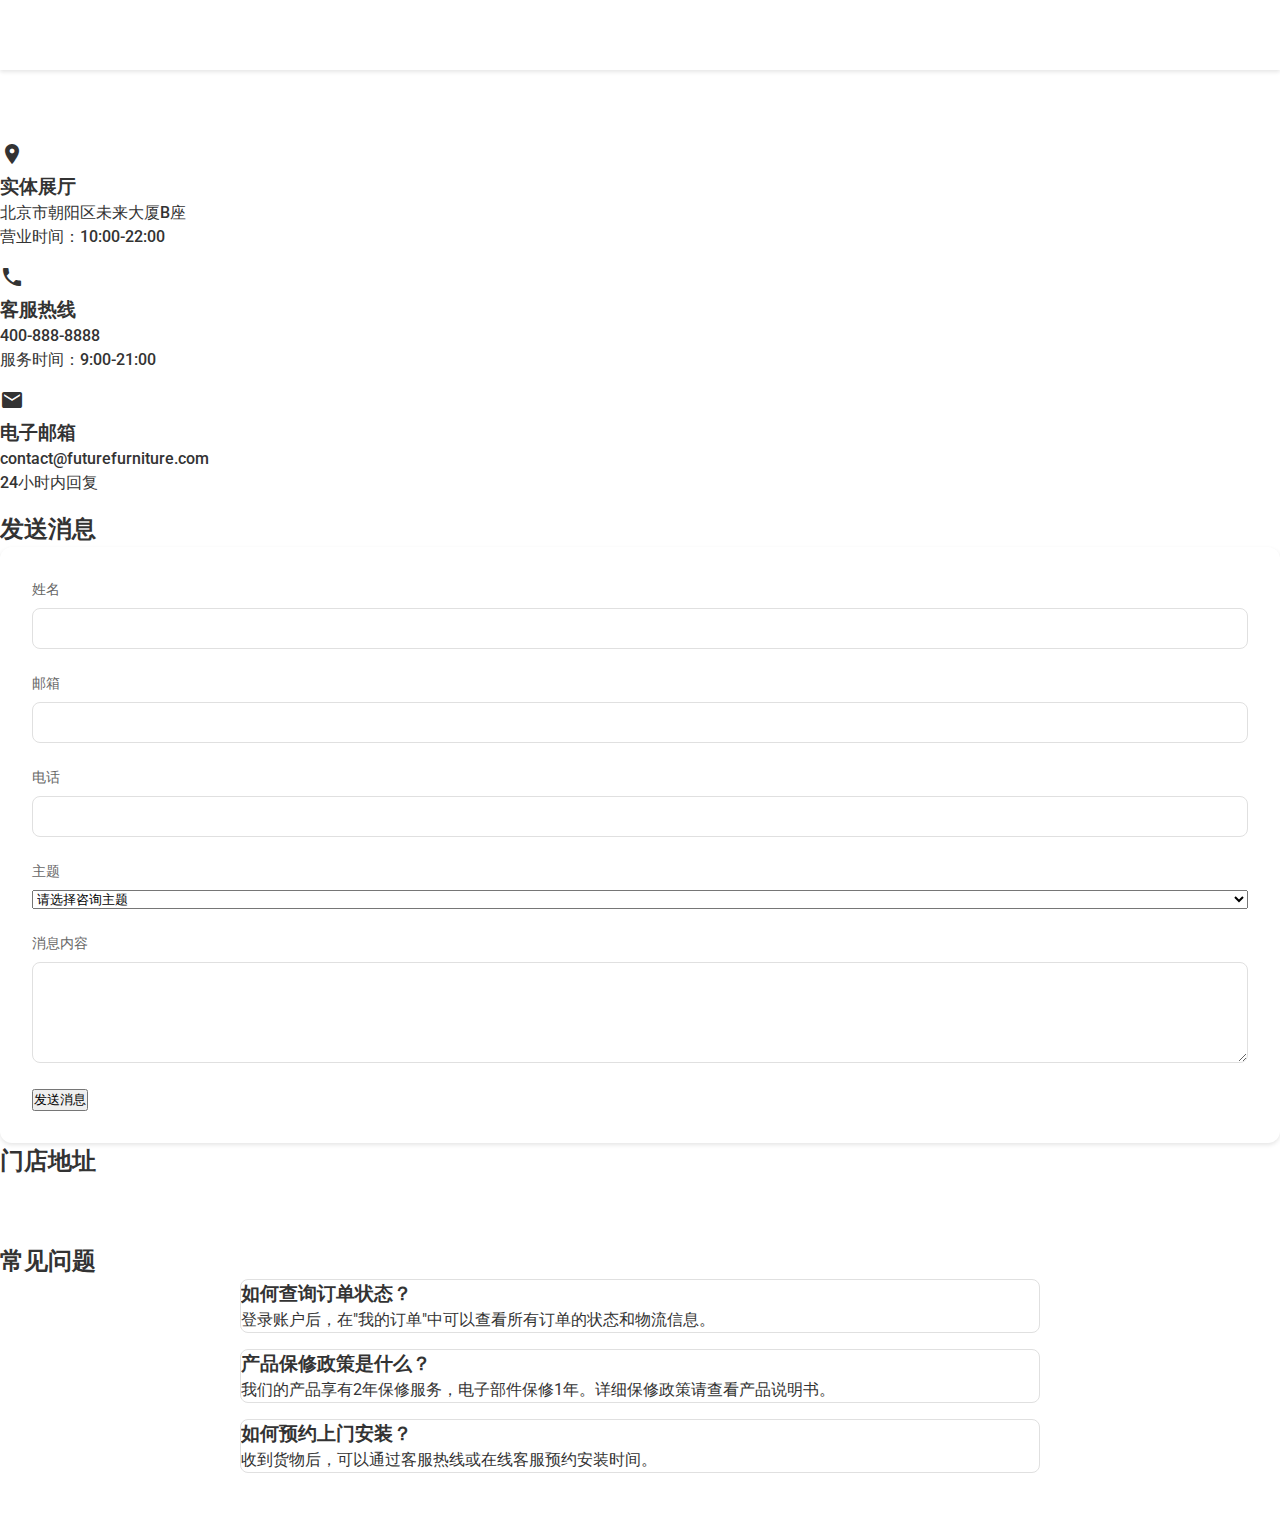
<file: contact.html>
<!DOCTYPE html>
<html lang="zh">
<head>
    <meta charset="UTF-8">
    <meta name="viewport" content="width=device-width, initial-scale=1.0">
    <title>联系我们 - Future Furniture</title>
    <link rel="stylesheet" href="styles.css">
    <link href="https://fonts.googleapis.com/css2?family=Roboto:wght@300;400;500;700&family=Montserrat:wght@400;500;600&display=swap" rel="stylesheet">
    <link href="https://fonts.googleapis.com/icon?family=Material+Icons" rel="stylesheet">
</head>
<body>
    <nav class="navbar">
        <!-- 与其他页面相同的导航栏内容 -->
    </nav>

    <header class="page-header contact-header">
        <h1>联系我们</h1>
        <p>随时为您提供专业支持</p>
    </header>

    <main class="contact-page">
        <section class="contact-info-section">
            <div class="contact-methods">
                <div class="contact-method">
                    <span class="material-icons">location_on</span>
                    <h3>实体展厅</h3>
                    <p>北京市朝阳区未来大厦B座</p>
                    <p>营业时间：10:00-22:00</p>
                </div>
                <div class="contact-method">
                    <span class="material-icons">phone</span>
                    <h3>客服热线</h3>
                    <p>400-888-8888</p>
                    <p>服务时间：9:00-21:00</p>
                </div>
                <div class="contact-method">
                    <span class="material-icons">email</span>
                    <h3>电子邮箱</h3>
                    <p>contact@futurefurniture.com</p>
                    <p>24小时内回复</p>
                </div>
            </div>
        </section>

        <section class="contact-form-section">
            <div class="contact-container">
                <div class="form-wrapper">
                    <h2>发送消息</h2>
                    <form id="contactForm" class="contact-form">
                        <div class="form-group">
                            <label for="name">姓名</label>
                            <input type="text" id="name" name="name" required>
                        </div>
                        <div class="form-group">
                            <label for="email">邮箱</label>
                            <input type="email" id="email" name="email" required>
                        </div>
                        <div class="form-group">
                            <label for="phone">电话</label>
                            <input type="tel" id="phone" name="phone">
                        </div>
                        <div class="form-group">
                            <label for="subject">主题</label>
                            <select id="subject" name="subject" required>
                                <option value="">请选择咨询主题</option>
                                <option value="product">产品咨询</option>
                                <option value="service">售后服务</option>
                                <option value="cooperation">商务合作</option>
                                <option value="other">其他</option>
                            </select>
                        </div>
                        <div class="form-group">
                            <label for="message">消息内容</label>
                            <textarea id="message" name="message" rows="5" required></textarea>
                        </div>
                        <button type="submit" class="submit-button">发送消息</button>
                    </form>
                </div>
                
                <div class="map-wrapper">
                    <h2>门店地址</h2>
                    <div id="map" class="contact-map">
                        <!-- 这里将嵌入地图，可以使用百度地图或高德地图API -->
                    </div>
                </div>
            </div>
        </section>

        <section class="faq-section">
            <h2>常见问题</h2>
            <div class="faq-grid">
                <div class="faq-item">
                    <h3>如何查询订单状态？</h3>
                    <p>登录账户后，在"我的订单"中可以查看所有订单的状态和物流信息。</p>
                </div>
                <div class="faq-item">
                    <h3>产品保修政策是什么？</h3>
                    <p>我们的产品享有2年保修服务，电子部件保修1年。详细保修政策请查看产品说明书。</p>
                </div>
                <div class="faq-item">
                    <h3>如何预约上门安装？</h3>
                    <p>收到货物后，可以通过客服热线或在线客服预约安装时间。</p>
                </div>
            </div>
        </section>
    </main>

    <footer>
        <!-- 与其他页面相同的页脚内容 -->
    </footer>

    <script src="main.js"></script>
    <!-- 添加地图API脚本 -->
    <script src="https://map.qq.com/api/js?v=2.exp&key=YOUR_KEY"></script>
</body>
</html>
</file>
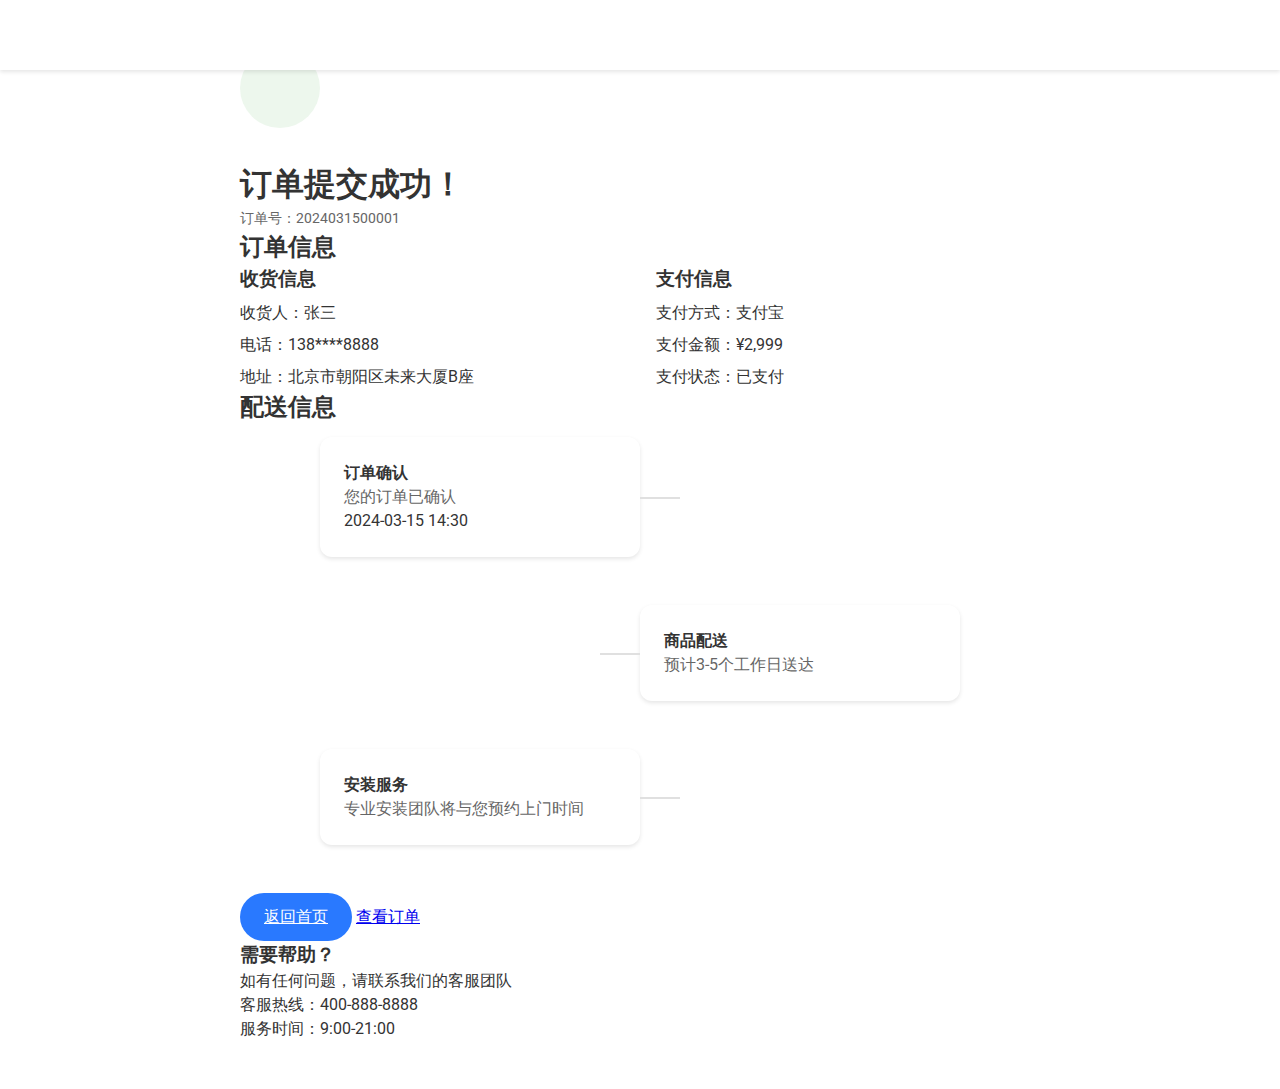
<file: order-success.html>
<!DOCTYPE html>
<html lang="zh">
<head>
    <meta charset="UTF-8">
    <meta name="viewport" content="width=device-width, initial-scale=1.0">
    <title>订单提交成功 - Future Furniture</title>
    <link rel="stylesheet" href="styles.css">
    <link href="https://fonts.googleapis.com/css2?family=Roboto:wght@300;400;500;700&family=Montserrat:wght@400;500;600&display=swap" rel="stylesheet">
    <link href="https://fonts.googleapis.com/icon?family=Material+Icons" rel="stylesheet">
</head>
<body>
    <nav class="navbar">
        <!-- 与其他页面相同的导航栏内容 -->
    </nav>

    <main class="success-page">
        <div class="success-container">
            <div class="success-animation">
                <span class="material-icons success-icon">check_circle</span>
            </div>
            <h1>订单提交成功！</h1>
            <p class="order-number">订单号：2024031500001</p>
            
            <div class="order-details">
                <h2>订单信息</h2>
                <div class="info-grid">
                    <div class="info-item">
                        <h3>收货信息</h3>
                        <p>收货人：张三</p>
                        <p>电话：138****8888</p>
                        <p>地址：北京市朝阳区未来大厦B座</p>
                    </div>
                    <div class="info-item">
                        <h3>支付信息</h3>
                        <p>支付方式：支付宝</p>
                        <p>支付金额：¥2,999</p>
                        <p>支付状态：已支付</p>
                    </div>
                </div>
            </div>

            <div class="delivery-info">
                <h2>配送信息</h2>
                <div class="delivery-timeline">
                    <div class="timeline-item active">
                        <span class="timeline-dot"></span>
                        <div class="timeline-content">
                            <h4>订单确认</h4>
                            <p>您的订单已确认</p>
                            <time>2024-03-15 14:30</time>
                        </div>
                    </div>
                    <div class="timeline-item">
                        <span class="timeline-dot"></span>
                        <div class="timeline-content">
                            <h4>商品配送</h4>
                            <p>预计3-5个工作日送达</p>
                        </div>
                    </div>
                    <div class="timeline-item">
                        <span class="timeline-dot"></span>
                        <div class="timeline-content">
                            <h4>安装服务</h4>
                            <p>专业安装团队将与您预约上门时间</p>
                        </div>
                    </div>
                </div>
            </div>

            <div class="action-buttons">
                <a href="index.html" class="continue-shopping">返回首页</a>
                <a href="orders.html" class="view-order">查看订单</a>
            </div>

            <div class="customer-service">
                <h3>需要帮助？</h3>
                <p>如有任何问题，请联系我们的客服团队</p>
                <p class="service-phone">客服热线：400-888-8888</p>
                <p class="service-hours">服务时间：9:00-21:00</p>
            </div>
        </div>
    </main>

    <footer>
        <!-- 与其他页面相同的页脚内容 -->
    </footer>

    <script src="main.js"></script>
</body>
</html>
</file>
<file: styles.css>
/* 基础变量 */
:root {
    /* 主题颜色 */
    --primary-color: #2979FF;
    --secondary-color: #1565C0;
    --accent-color: #FF8F00;
    --success-color: #4CAF50;
    --warning-color: #FFC107;
    --error-color: #f44336;
    
    /* 背景颜色 */
    --bg-primary: #FFFFFF;
    --bg-secondary: #F5F5F5;
    --bg-tertiary: #EEEEEE;
    
    /* 文本颜色 */
    --text-primary: #333333;
    --text-secondary: #666666;
    --text-tertiary: #999999;
    
    /* 边框颜色 */
    --border-color: #E0E0E0;
    
    /* 阴影 */
    --shadow-sm: 0 2px 4px rgba(0,0,0,0.1);
    --shadow-md: 0 4px 8px rgba(0,0,0,0.1);
    --shadow-lg: 0 8px 16px rgba(0,0,0,0.1);
}

/* 全局重置和基础样式 */
* {
    margin: 0;
    padding: 0;
    box-sizing: border-box;
}

body {
    font-family: 'Roboto', sans-serif;
    line-height: 1.5;
    color: var(--text-primary);
    background: var(--bg-primary);
}

.container {
    max-width: 1200px;
    margin: 0 auto;
    padding: 0 20px;
}

/* 导航栏基础样式 */
.navbar {
    position: fixed;
    top: 0;
    left: 0;
    right: 0;
    height: 70px;
    background: var(--bg-primary);
    box-shadow: var(--shadow-sm);
    z-index: 1000;
}

.nav-container {
    max-width: 1200px;
    height: 100%;
    margin: 0 auto;
    padding: 0 20px;
    display: flex;
    align-items: center;
    justify-content: space-between;
}

/* Logo样式 */
.logo {
    font-size: 1.5rem;
    font-weight: bold;
}

.logo a {
    color: var(--primary-color);
    text-decoration: none;
}

/* 导航链接样式 */
.nav-links {
    display: flex;
    align-items: center;
    gap: 2rem;
    list-style: none;
    margin: 0;
    padding: 0;
}

.nav-links a {
    color: var(--text-primary);
    text-decoration: none;
    font-weight: 500;
    transition: color 0.3s ease;
}

.nav-links a:hover {
    color: var(--primary-color);
}

.nav-links a.active {
    color: var(--primary-color);
}

/* 下拉菜单样式 */
.dropdown {
    position: relative;
}

.dropdown-toggle {
    display: flex;
    align-items: center;
    gap: 0.5rem;
}

.dropdown-menu {
    position: absolute;
    top: 100%;
    left: 0;
    min-width: 200px;
    background: var(--bg-primary);
    border-radius: 8px;
    box-shadow: var(--shadow-md);
    padding: 0.5rem 0;
    opacity: 0;
    visibility: hidden;
    transform: translateY(10px);
    transition: all 0.3s ease;
    z-index: 100;
}

.dropdown:hover .dropdown-menu {
    opacity: 1;
    visibility: visible;
    transform: translateY(0);
}

.dropdown-menu a {
    display: block;
    padding: 0.75rem 1.5rem;
    color: var(--text-primary);
    transition: background-color 0.3s ease;
}

.dropdown-menu a:hover {
    background-color: var(--bg-secondary);
}

/* 搜索框样式 */
.search-box {
    display: flex;
    align-items: center;
    background: var(--bg-secondary);
    border-radius: 20px;
    padding: 0.5rem;
}

.search-box input {
    border: none;
    background: none;
    outline: none;
    padding: 0.5rem;
    width: 200px;
}

.search-btn {
    background: none;
    border: none;
    cursor: pointer;
    color: var(--text-secondary);
    padding: 0.5rem;
}

/* 购物车图标样式 */
.cart-icon {
    position: relative;
}

.cart-count {
    position: absolute;
    top: -8px;
    right: -8px;
    background: var(--primary-color);
    color: white;
    font-size: 12px;
    padding: 2px 6px;
    border-radius: 10px;
    min-width: 20px;
    text-align: center;
}

/* 移动端菜单按钮 */
.mobile-menu-btn {
    display: none;
    background: none;
    border: none;
    cursor: pointer;
    padding: 0.5rem;
}

@media (max-width: 768px) {
    .nav-links {
        display: none; /* 隐藏桌面导航 */
    }

    .mobile-menu-btn {
        display: block; /* 显示移动端菜单按钮 */
    }
}

/* 轮播图样式 */
.hero-slider {
    position: relative;
    height: 600px;
    margin-top: 70px;
    overflow: hidden;
    background: var(--bg-secondary);
}

.slider-container {
    height: 100%;
    touch-action: pan-y pinch-zoom;
}

.slide {
    position: absolute;
    top: 0;
    left: 0;
    width: 100%;
    height: 100%;
    opacity: 0;
    visibility: hidden;
    transition: opacity 0.5s cubic-bezier(0.4, 0, 0.2, 1),
                visibility 0.5s cubic-bezier(0.4, 0, 0.2, 1);
    will-change: opacity, visibility;
    transform: translateZ(0);
}

.slide.active {
    opacity: 1;
    visibility: visible;
}

.slide img {
    width: 100%;
    height: 100%;
    object-fit: cover;
    user-select: none;
}

.slide-content {
    position: absolute;
    top: 50%;
    left: 10%;
    transform: translateY(-50%);
    color: white;
    text-shadow: 0 2px 4px rgba(0,0,0,0.3);
    max-width: 600px;
    z-index: 1;
}

.slide-title {
    font-size: 3rem;
    margin-bottom: 1rem;
    font-weight: 600;
    opacity: 0;
    transform: translateY(20px);
    transition: all 0.5s ease 0.3s;
}

.slide-description {
    font-size: 1.5rem;
    margin-bottom: 2rem;
    opacity: 0;
    transform: translateY(20px);
    transition: all 0.5s ease 0.4s;
}

.slide.active .slide-title,
.slide.active .slide-description {
    opacity: 1;
    transform: translateY(0);
}

.slider-btn {
    position: absolute;
    top: 50%;
    transform: translateY(-50%);
    width: 50px;
    height: 50px;
    border: none;
    border-radius: 50%;
    background: rgba(255,255,255,0.3);
    color: white;
    cursor: pointer;
    display: flex;
    align-items: center;
    justify-content: center;
    transition: all 0.3s ease;
    backdrop-filter: blur(4px);
    -webkit-backdrop-filter: blur(4px);
}

.slider-btn:hover {
    background: rgba(255,255,255,0.5);
    transform: translateY(-50%) scale(1.1);
}

.slider-btn:active {
    transform: translateY(-50%) scale(0.95);
}

.slider-btn.prev {
    left: 20px;
}

.slider-btn.next {
    right: 20px;
}

.slider-dots {
    position: absolute;
    bottom: 20px;
    left: 50%;
    transform: translateX(-50%);
    display: flex;
    gap: 10px;
    padding: 10px;
    background: rgba(0,0,0,0.3);
    border-radius: 20px;
    backdrop-filter: blur(4px);
    -webkit-backdrop-filter: blur(4px);
}

.dot {
    width: 12px;
    height: 12px;
    border: none;
    border-radius: 50%;
    background: rgba(255,255,255,0.5);
    cursor: pointer;
    transition: all 0.3s ease;
    padding: 0;
}

.dot.active {
    background: white;
    transform: scale(1.2);
}

/* 响应式调整 */
@media (max-width: 1024px) {
    .slide-content {
        left: 5%;
        max-width: 500px;
    }

    .slide-title {
        font-size: 2.5rem;
    }

    .slide-description {
        font-size: 1.25rem;
    }
}

@media (max-width: 768px) {
    .hero-slider {
        height: 400px;
    }

    .slide-content {
        left: 20px;
        right: 20px;
        text-align: center;
    }

    .slide-title {
        font-size: 2rem;
    }

    .slide-description {
        font-size: 1rem;
    }

    .slider-btn {
        width: 40px;
        height: 40px;
    }

    .nav-links {
        display: none; /* 隐藏桌面导航 */
    }

    .mobile-menu-btn {
        display: block; /* 显示移动端菜单按钮 */
    }
}

@media (hover: none) {
    .slider-btn {
        display: none; /* 在触摸设备上隐藏按钮 */
    }
}

/* 继续添加其他部分的样式... */

/* 产品分类区样式 */
.categories {
    padding: 4rem 0;
    background: var(--bg-secondary);
}

.section-title {
    text-align: center;
    font-size: 2rem;
    margin-bottom: 2rem;
    color: var(--text-primary);
}

.category-grid {
    display: grid;
    grid-template-columns: repeat(auto-fit, minmax(280px, 1fr));
    gap: 2rem;
    padding: 1rem;
}

/* 品 */
.category-card {
    position: relative;
    height: 300px;
    border-radius: 12px;
    overflow: hidden;
    box-shadow: var(--shadow-md);
    transition: all 0.3s ease;
    text-decoration: none;
    display: block;
}

.category-image {
    width: 100%;
    height: 100%;
    overflow: hidden;
}

.category-image img {
    width: 100%;
    height: 100%;
    object-fit: cover;
    transition: transform 0.5s ease;
}

.category-content {
    position: absolute;
    bottom: 0;
    left: 0;
    right: 0;
    padding: 2rem;
    background: linear-gradient(
        transparent,
        rgba(0, 0, 0, 0.3) 20%,
        rgba(0, 0, 0, 0.8)
    );
    color: white;
}

.content-inner {
    transform: translateY(20px);
    transition: transform 0.3s ease;
}

.category-title {
    font-size: 1.5rem;
    font-weight: 600;
    margin-bottom: 0.75rem;
}

.category-desc {
    font-size: 1rem;
    opacity: 0.9;
    margin-bottom: 1rem;
}

.category-link {
    display: flex;
    align-items: center;
    gap: 0.5rem;
    font-size: 0.875rem;
    opacity: 0;
    transform: translateX(-10px);
    transition: all 0.3s ease;
}

/* 悬停效果 */
.category-card:hover {
    transform: translateY(-5px);
}

.category-card:hover .category-image img {
    transform: scale(1.1);
}

.category-card:hover .content-inner {
    transform: translateY(0);
}

.category-card:hover .category-link {
    opacity: 1;
    transform: translateX(0);
}

/* 响应式调整 */
@media (max-width: 768px) {
    .category-grid {
        grid-template-columns: repeat(auto-fit, minmax(250px, 1fr));
        gap: 1rem;
    }

    .category-card {
        height: 250px;
    }
}

/* 精选商品区样式 */
.featured-products {
    padding: 4rem 0;
}

.section-header {
    display: flex;
    justify-content: space-between;
    align-items: center;
    margin-bottom: 2rem;
}

.section-controls {
    display: flex;
    align-items: center;
    gap: 2rem;
}

/* 分类标签 */
.category-tabs {
    display: flex;
    gap: 1rem;
}

.tab {
    padding: 0.5rem 1.5rem;
    border: none;
    background: var(--bg-secondary);
    border-radius: 20px;
    color: var(--text-secondary);
    cursor: pointer;
    transition: all 0.3s ease;
}

.tab:hover {
    background: var(--bg-tertiary);
}

.tab.active {
    background: var(--primary-color);
    color: white;
}

/* 滑动控制钮 */
.slider-controls {
    display: flex;
    gap: 0.5rem;
}

.prev-btn,
.next-btn {
    width: 40px;
    height: 40px;
    border: 1px solid var(--border-color);
    border-radius: 50%;
    background: white;
    color: var(--text-primary);
    cursor: pointer;
    display: flex;
    align-items: center;
    justify-content: center;
    transition: all 0.3s ease;
}

.prev-btn:hover,
.next-btn:hover {
    background: var(--primary-color);
    border-color: var(--primary-color);
    color: white;
}

/* 产品卡片 */
.product-card {
    background: white;
    border-radius: 12px;
    overflow: hidden;
    box-shadow: var(--shadow-sm);
    transition: transform 0.3s ease;
}

/* 产品卡片样式 */
.product-image {
    position: relative;
    aspect-ratio: 1;
    overflow: hidden;
}

/* 标签样式 */
.product-badges {
    position: absolute;
    top: 0.75rem;
    left: 0.75rem;
    display: flex;
    align-items: center;  /* 垂直居中对齐 */
    gap: 0.25rem;
    z-index: 1;
}

.badge {
    display: flex;
    align-items: center;  /* 确保文字在标签内垂直居中 */
    justify-content: center;  /* 确保文字在标签内水平居中 */
}

.badge.new {
    padding: 0.6rem 0.8rem;  /* 稍大的内边距 */
    border-radius: 2px;
    font-size: 0.8rem;  /* 稍大的字体 */
    background: var(--primary-color);
    color: white;
}

.badge.discount {
    padding: 0.3rem 0.6rem;  /* 较小的内边距 */
    border-radius: 2px;
    font-size: 1.7rem;  /* 较小的字体 */
    background: var(--accent-color);
    color: white;
}

.product-image img {
    width: 100%;
    height: 100%;
    object-fit: cover;
    transition: transform 0.3s ease;
}

.product-actions {
    position: absolute;
    right: 1rem;
    top: 1rem;
    display: flex;
    flex-direction: column;
    gap: 0.5rem;
    opacity: 0;
    transform: translateX(10px);
    transition: all 0.3s ease;
}

.action-btn {
    width: 36px;
    height: 36px;
    border-radius: 50%;
    background: white;
    border: none;
    cursor: pointer;
    display: flex;
    align-items: center;
    justify-content: center;
    color: var(--text-primary);
    box-shadow: var(--shadow-sm);
    transition: all 0.3s ease;
}

.action-btn:hover {
    background: var(--primary-color);
    color: white;
}

.product-info {
    padding: 1rem;
    text-align: center;
}

.product-name {
    font-size: 1.125rem;
    margin-bottom: 0.5rem;
    color: var(--text-primary);
}

.product-rating {
    display: flex;
    align-items: center;
    justify-content: center;
    gap: 0.25rem;
    margin-bottom: 0.5rem;
}

.stars {
    display: flex;
    color: #FFB800;
}

.stars .material-icons {
    font-size: 24px;
    vertical-align: middle;
}

.rating-count {
    color: var(--text-secondary);
    font-size: 0.875rem;
}

.product-description {
    color: var(--text-secondary);
    font-size: 0.875rem;
    margin-bottom: 0.5rem;
}

.product-price {
    display: inline-flex; /* 使用 inline-flex 以便居中 */
    align-items: center;
    gap: 0.5rem;
    justify-content: center; /* 居中对齐 */
    width: 100%; /* 确保在父容器中居中 */
}

.current-price {
    font-size: 1.25rem;
    font-weight: 500;
    color: var(--primary-color);
}

.original-price {
    color: var(--text-tertiary);
    text-decoration: line-through;
    font-size: 0.875rem;
}

/* 响应式调整 */
@media (max-width: 768px) {
    .section-header {
        flex-direction: column;
        gap: 1rem;
    }

    .section-controls {
        width: 100%;
        flex-direction: column;
        gap: 1rem;
    }

    .category-tabs {
        width: 100%;
        overflow-x: auto;
        padding-bottom: 0.5rem;
    }

    .tab {
        white-space: nowrap;
    }
}

/* 品牌优势区样式 */
.features {
    padding: 4rem 0;
    background: white;
}

.features-grid {
    display: grid;
    grid-template-columns: repeat(4, 1fr);
    gap: 2rem;
}

.feature-card {
    display: flex;
    align-items: center;
    gap: 1.5rem;
    padding: 2rem;
    background: var(--bg-secondary);
    border-radius: 12px;
    transition: transform 0.3s ease;
}

.feature-card:hover {
    transform: translateY(-5px);
}

.feature-icon {
    width: 48px;
    height: 48px;
    border-radius: 50%;
    background: white;
    display: flex;
    align-items: center;
    justify-content: center;
    box-shadow: var(--shadow-sm);
}

.feature-icon .material-icons {
    font-size: 24px;
    vertical-align: middle;
}

.feature-content h3 {
    font-size: 1.125rem;
    margin-bottom: 0.5rem;
    color: var(--text-primary);
}

.feature-content p {
    color: var(--text-secondary);
    font-size: 0.875rem;
}

/* 订阅区样式 */
.newsletter {
    padding: 4rem 0;
    background: var(--bg-secondary);
}

.newsletter-content {
    max-width: 500px;
    margin: 0 auto;
    text-align: center;
}

.newsletter-title {
    font-size: 1.75rem;
    margin-bottom: 0.75rem;
    color: var(--text-primary);
}

.newsletter-desc {
    font-size: 1rem;
    color: var(--text-secondary);
    margin-bottom: 2rem;
}

.newsletter-form {
    display: flex;
    flex-direction: column;
    align-items: center;
    gap: 1rem;
}

.input-wrapper {
    width: 100%;
    display: flex;
    justify-content: center;
}

.input-group {
    width: 100%;
    max-width: 400px;
    display: flex;
    justify-content: center;
    gap: 0.5rem;
}

.input-group input {
    width: 280px;  /* 度 */
    height: 40px;
    padding: 0 1rem;
    border: 1px solid var(--border-color);
    border-radius: 4px;
    font-size: 0.875rem;
    text-align: center;  /* 输入文字居中 */
}

.input-group button {
    height: 40px;
    padding: 0 1.5rem;
    background: var(--primary-color);
    color: white;
    border: none;
    border-radius: 4px;
    cursor: pointer;
    display: flex;
    align-items: center;
    gap: 0.25rem;
    font-size: 0.875rem;
}

.input-group button .material-icons {
    font-size: 1rem;
}

.form-note {
    color: var(--text-secondary);
    font-size: 0.875rem;
}

.form-note label {
    display: flex;
    align-items: center;
    justify-content: center;
    gap: 0.5rem;
    cursor: pointer;
}

.form-note input[type="checkbox"] {
    width: 14px;
    height: 14px;
}

/* 页脚样式 */
.main-footer {
    padding: 4rem 0;
    background: var(--bg-primary);
    color: var(--text-primary);
}

.footer-content {
    display: grid;
    grid-template-columns: 2fr 1fr 1fr 1.5fr;
    gap: 3rem;
    margin-bottom: 3rem;
}

.footer-section:first-child {
    max-width: 360px;  /* 限制宽度 */
}

.footer-logo {
    margin-bottom: 1rem;
}

.company-desc {
    font-size: 0.875rem;
    line-height: 1.6;
    color: var(--text-secondary);
    margin-bottom: 1.5rem;
}

.social-links {
    display: flex;
    gap: 1rem;
}

.social-link {
    width: 36px;
    height: 36px;
    border-radius: 50%;
    background: var(--bg-secondary);
    display: flex;
    align-items: center;
    justify-content: center;
    color: var(--text-primary);
    text-decoration: none;
}

.social-link .material-icons {
    font-size: 20px;  /* 统一图标大小 */
}

.footer-links {
    list-style: none;
}

.footer-links li {
    margin-bottom: 0.75rem;
}

.footer-links a {
    color: var(--text-secondary);
    text-decoration: none;
    transition: color 0.3s ease;
}

.footer-links a:hover {
    color: var(--primary-color);
}

.contact-info {
    list-style: none;
    padding: 0;
}

.contact-info li {
    display: flex;
    align-items: center;
    gap: 0.75rem;
    margin-bottom: 1rem;
    color: var(--text-secondary);
    font-size: 0.875rem;
}

.contact-info .material-icons {
    font-size: 20px;
    color: var(--primary-color);
}

.footer-bottom {
    padding: 2rem 0;
    border-top: 1px solid var(--border-color);
    display: flex;
    justify-content: space-between;
    align-items: center;
}

.payment-methods, .certifications {
    display: flex;
    gap: 1rem;
    align-items: center;
}

.payment-methods img, .certifications img {
    height: 30px;
}

.copyright {
    padding-top: 2rem;
    border-top: 1px solid var(--border-color);
    display: flex;
    justify-content: space-between;
    align-items: center;
    height: 24px;  /* 确保高度一致 */
}

.legal-links {
    display: flex;
    gap: 2rem;
}

.legal-links a {
    color: var(--text-secondary);
    text-decoration: none;
}

/* 响应式调整 */
@media (max-width: 768px) {
    .footer-content {
        grid-template-columns: 1fr;
        gap: 2rem;
    }

    .footer-bottom {
        flex-direction: column;
        gap: 1rem;
    }

    .newsletter .input-group {
        flex-direction: column;
    }
}

/* 产品详情页样式 */
.product-detail-page {
    padding-top: 70px; /* 导航栏高度 */
}

.product-container {
    display: grid;
    grid-template-columns: 1fr 1fr;
    gap: 3rem;
    padding: 3rem 0;
}

/* 产品图片展示区 */
.product-gallery {
    position: sticky;
    top: 90px;
}

.main-image {
    position: relative;
    border-radius: 12px;
    overflow: hidden;
    margin-bottom: 1rem;
}

.main-image img {
    width: 100%;
    height: auto;
    aspect-ratio: 1;
    object-fit: cover;
}

.zoom-btn {
    position: absolute;
    top: 1rem;
    right: 1rem;
    width: 40px;
    height: 40px;
    border-radius: 50%;
    background: rgba(255, 255, 255, 0.9);
    border: none;
    cursor: pointer;
    display: flex;
    align-items: center;
    justify-content: center;
    transition: all 0.3s ease;
}

.thumbnail-list {
    display: flex;
    gap: 1rem;
    margin-top: 1rem;
}

.thumb-btn {
    width: 80px;
    height: 80px;
    border: 2px solid transparent;
    border-radius: 8px;
    padding: 0;
    cursor: pointer;
    overflow: hidden;
    transition: all 0.3s ease;
}

.thumb-btn img {
    width: 100%;
    height: 100%;
    object-fit: cover;
}

.thumb-btn.active {
    border-color: var(--primary-color);
}

/* 产品信息区 */
.product-info {
    padding: 1rem 0;
}

.product-header {
    display: flex;
    justify-content: space-between;
    align-items: flex-start;
    margin-bottom: 1.5rem;
}

.product-header h1 {
    font-size: 2rem;
    color: var(--text-primary);
}

.share-btn {
    background: none;
    border: none;
    color: var(--text-secondary);
    cursor: pointer;
    padding: 0.5rem;
}

.product-meta {
    display: flex;
    align-items: center;
    gap: 2rem;
    margin-bottom: 2rem;
}

.product-price {
    margin: 2rem 0;
}

.price-info {
    display: flex;
    align-items: center;
    gap: 1rem;
    margin-bottom: 1rem;
}

.current-price {
    font-size: 2rem;
    font-weight: 600;
    color: var(--primary-color);
}

.original-price {
    font-size: 1.25rem;
    color: var(--text-tertiary);
    text-decoration: line-through;
}

.discount-tag {
    padding: 0.25rem 0.75rem;
    background: var(--accent-color);
    color: white;
    border-radius: 12px;
    font-size: 0.875rem;
}

.promotion-tags {
    display: flex;
    gap: 0.5rem;
}

.promotion-tags .tag {
    padding: 0.25rem 0.75rem;
    background: rgba(41, 121, 255, 0.1);
    color: var(--primary-color);
    border-radius: 12px;
    font-size: 0.875rem;
}

/* 产品选项 */
.product-options {
    margin: 2rem 0;
}

.option-group {
    margin-bottom: 1.5rem;
}

.option-group h3 {
    margin-bottom: 1rem;
    color: var(--text-primary);
}

.color-options {
    display: flex;
    gap: 1rem;
}

.color-option {
    display: flex;
    align-items: center;
    gap: 0.5rem;
    cursor: pointer;
}

.color-option input[type="radio"] {
    display: none;
}

.color-dot {
    width: 24px;
    height: 24px;
    border-radius: 50%;
    border: 2px solid var(--border-color);
    transition: all 0.3s ease;
}

.color-option input[type="radio"]:checked + .color-dot {
    border-color: var(--primary-color);
    transform: scale(1.1);
}

.quantity-selector {
    display: flex;
    align-items: center;
    gap: 1rem;
}

.quantity-controls {
    display: flex;
    align-items: center;
    border: 1px solid var(--border-color);
    border-radius: 25px;
    overflow: hidden;
}

.quantity-controls button {
    width: 40px;
    height: 40px;
    border: none;
    background: none;
    cursor: pointer;
    color: var(--text-primary);
}

.quantity-controls input {
    width: 60px;
    text-align: center;
    border: none;
    font-size: 1rem;
}

.stock-info {
    color: var(--text-secondary);
    font-size: 0.875rem;
}

/* 产品操作按钮 */
.product-actions {
    display: flex;
    gap: 1rem;
    margin: 2rem 0;
}

.add-to-cart, .buy-now {
    flex: 1;
    padding: 1rem;
    border: none;
    border-radius: 25px;
    font-size: 1rem;
    cursor: pointer;
    display: flex;
    align-items: center;
    justify-content: center;
    gap: 0.5rem;
    transition: all 0.3s ease;
}

.add-to-cart {
    background: var(--bg-secondary);
    color: var(--text-primary);
}

.buy-now {
    background: var(--primary-color);
    color: white;
}

.add-to-favorite {
    width: 50px;
    height: 50px;
    border-radius: 50%;
    border: 1px solid var(--border-color);
    background: none;
    cursor: pointer;
    display: flex;
    align-items: center;
    justify-content: center;
    transition: all 0.3s ease;
}

/* 继续添加其他样式... */

/* 产品详情标签样式 */
.product-tabs {
    margin: 3rem 0;
    background: var(--bg-secondary);
    border-radius: 12px;
}

.tab-buttons {
    display: flex;
    border-bottom: 1px solid var(--border-color);
    background: white;
    border-radius: 12px 12px 0 0;
    position: sticky;
    top: 70px;
    z-index: 100;
}

.tab-btn {
    padding: 1.5rem 2rem;
    border: none;
    background: none;
    font-size: 1rem;
    color: var(--text-secondary);
    cursor: pointer;
    position: relative;
    transition: color 0.3s ease;
}

.tab-btn::after {
    content: '';
    position: absolute;
    bottom: 0;
    left: 0;
    width: 100%;
    height: 3px;
    background: var(--primary-color);
    transform: scaleX(0);
    transition: transform 0.3s ease;
}

.tab-btn.active {
    color: var(--primary-color);
    font-weight: 500;
}

.tab-btn.active::after {
    transform: scaleX(1);
}

.tab-content {
    padding: 2rem;
}

.tab-pane {
    display: none;
}

.tab-pane.active {
    display: block;
}

/* 商品详情标签页 */
.product-details {
    max-width: 1000px;
    margin: 0 auto;
}

.feature-highlights {
    margin-bottom: 3rem;
}

.feature-grid {
    display: grid;
    grid-template-columns: repeat(auto-fit, minmax(300px, 1fr));
    gap: 2rem;
    margin-top: 2rem;
}

.feature-item {
    text-align: center;
    padding: 2rem;
    background: white;
    border-radius: 12px;
    box-shadow: var(--shadow-sm);
}

.feature-item img {
    width: 100%;
    height: 200px;
    object-fit: cover;
    border-radius: 8px;
    margin-bottom: 1.5rem;
}

.feature-item h4 {
    margin-bottom: 1rem;
    color: var(--text-primary);
}

.description-content {
    margin-top: 2rem;
}

.description-content img {
    width: 100%;
    margin-bottom: 2rem;
    border-radius: 12px;
}

/* 规格参数标页 */
.specifications {
    max-width: 800px;
    margin: 0 auto;
}

.specs-table {
    width: 100%;
    border-collapse: collapse;
}

.specs-table tr {
    border-bottom: 1px solid var(--border-color);
}

.specs-table th,
.specs-table td {
    padding: 1.5rem;
    text-align: left;
}

.specs-table th {
    width: 30%;
    color: var(--text-secondary);
    font-weight: normal;
    background: var(--bg-secondary);
}

/* 用户评价签页 */
.reviews-container {
    max-width: 1000px;
    margin: 0 auto;
}

.reviews-stats {
    display: grid;
    grid-template-columns: auto 1fr;
    gap: 3rem;
    margin-bottom: 3rem;
    padding: 2rem;
    background: white;
    border-radius: 12px;
    box-shadow: var(--shadow-sm);
}

.average-rating {
    text-align: center;
    padding-right: 3rem;
    border-right: 1px solid var(--border-color);
}

.rating-number {
    font-size: 3rem;
    font-weight: 600;
    color: var(--primary-color);
    margin-bottom: 0.5rem;
}

.rating-distribution {
    flex: 1;
}

.rating-bar {
    display: flex;
    align-items: center;
    gap: 1rem;
    margin-bottom: 0.5rem;
}

.rating-progress {
    flex: 1;
    height: 8px;
    background: var(--bg-secondary);
    border-radius: 4px;
    overflow: hidden;
}

.progress-bar {
    height: 100%;
    background: var(--primary-color);
    transition: width 0.3s ease;
}

/* 售后服务标签页 */
.service-content {
    display: grid;
    grid-template-columns: repeat(auto-fit, minmax(250px, 1fr));
    gap: 2rem;
    padding: 2rem;
}

.service-item {
    padding: 2rem;
    background: white;
    border-radius: 12px;
    box-shadow: var(--shadow-sm);
}

.service-item h3 {
    margin-bottom: 1rem;
    color: var(--text-primary);
}

.service-item ul {
    list-style: none;
}

.service-item li {
    margin-bottom: 0.75rem;
    color: var(--text-secondary);
    display: flex;
    align-items: center;
    gap: 0.5rem;
}

.service-item li::before {
    content: '•';
    color: var(--primary-color);
}

/* 响应式调整 */
@media (max-width: 768px) {
    .product-container {
        grid-template-columns: 1fr;
        gap: 2rem;
    }

    .product-gallery {
        position: static;
    }

    .tab-buttons {
        overflow-x: auto;
        white-space: nowrap;
    }

    .tab-btn {
        padding: 1rem 1.5rem;
    }

    .reviews-stats {
        grid-template-columns: 1fr;
        gap: 2rem;
    }

    .average-rating {
        padding-right: 0;
        border-right: none;
        border-bottom: 1px solid var(--border-color);
        padding-bottom: 2rem;
    }
}

/* 用户中心页面样式 */
.user-center {
    padding-top: 70px;
    background: var(--bg-secondary);
    min-height: 100vh;
}

.user-container {
    display: grid;
    grid-template-columns: 280px 1fr;
    gap: 2rem;
    padding: 2rem 0;
}

/* 侧边栏样式 */
.user-sidebar {
    position: sticky;
    top: 90px;
    height: fit-content;
}

.user-profile {
    background: white;
    padding: 2rem;
    border-radius: 12px;
    text-align: center;
    margin-bottom: 1rem;
    box-shadow: var(--shadow-sm);
}

.avatar-wrapper {
    position: relative;
    width: 120px;
    height: 120px;
    margin: 0 auto 1.5rem;
}

.user-avatar {
    width: 100%;
    height: 100%;
    border-radius: 50%;
    object-fit: cover;
}

.edit-avatar {
    position: absolute;
    bottom: 0;
    right: 0;
    width: 36px;
    height: 36px;
    border-radius: 50%;
    background: var(--primary-color);
    border: none;
    color: white;
    cursor: pointer;
    display: flex;
    align-items: center;
    justify-content: center;
    transition: transform 0.3s ease;
}

.edit-avatar:hover {
    transform: scale(1.1);
}

.user-name {
    font-size: 1.25rem;
    margin-bottom: 0.5rem;
    color: var(--text-primary);
}

.user-level {
    display: flex;
    align-items: center;
    justify-content: center;
    gap: 1rem;
}

.level-badge {
    padding: 0.25rem 0.75rem;
    background: linear-gradient(45deg, #FFD700, #FFA500);
    color: white;
    border-radius: 12px;
    font-size: 0.875rem;
}

.points {
    color: var(--text-secondary);
    font-size: 0.875rem;
}

/* 导航菜单 */
.user-nav {
    background: white;
    border-radius: 12px;
    overflow: hidden;
    box-shadow: var(--shadow-sm);
}

.nav-item {
    display: flex;
    align-items: center;
    gap: 1rem;
    padding: 1rem 1.5rem;
    color: var(--text-primary);
    text-decoration: none;
    transition: all 0.3s ease;
}

.nav-item:hover {
    background: var(--bg-secondary);
}

.nav-item.active {
    background: var(--primary-color);
    color: white;
}

.nav-item .badge {
    margin-left: auto;
    padding: 0.25rem 0.5rem;
    background: var(--accent-color);
    color: white;
    border-radius: 12px;
    font-size: 0.75rem;
}

/* VIP卡片 */
.vip-card {
    background: linear-gradient(45deg, #1a237e, #0d47a1);
    color: white;
    padding: 1.5rem;
    border-radius: 12px;
    margin-top: 1rem;
}

.vip-info h3 {
    margin-bottom: 0.5rem;
}

.vip-info p {
    font-size: 0.875rem;
    opacity: 0.8;
    margin-bottom: 1rem;
}

.progress-bar {
    height: 6px;
    background: rgba(255, 255, 255, 0.2);
    border-radius: 3px;
    margin-bottom: 1rem;
    overflow: hidden;
}

.progress {
    height: 100%;
    background: #FFD700;
    transition: width 0.3s ease;
}

.upgrade-btn {
    width: 100%;
    padding: 0.75rem;
    background: rgba(255, 255, 255, 0.2);
    border: none;
    color: white;
    border-radius: 6px;
    cursor: pointer;
    transition: background 0.3s ease;
}

.upgrade-btn:hover {
    background: rgba(255, 255, 255, 0.3);
}

/* 主要内容区域 */
.user-content {
    background: white;
    border-radius: 12px;
    padding: 2rem;
    box-shadow: var(--shadow-sm);
}

/* 控制面板部分 */
.dashboard-header {
    margin-bottom: 2rem;
}

.dashboard-header h2 {
    font-size: 1.5rem;
    margin-bottom: 0.5rem;
}

.last-login {
    color: var(--text-secondary);
    font-size: 0.875rem;
}

.stats-grid {
    display: grid;
    grid-template-columns: repeat(auto-fit, minmax(200px, 1fr));
    gap: 1.5rem;
    margin-bottom: 3rem;
}

.stat-card {
    display: flex;
    align-items: center;
    gap: 1rem;
    padding: 1.5rem;
    background: var(--bg-secondary);
    border-radius: 12px;
    transition: transform 0.3s ease;
}

.stat-card:hover {
    transform: translateY(-5px);
}

.stat-card .material-icons {
    font-size: 2rem;
    color: var(--primary-color);
}

.stat-info h3 {
    font-size: 0.875rem;
    color: var(--text-secondary);
    margin-bottom: 0.25rem;
}

.stat-info p {
    font-size: 1.5rem;
    font-weight: 600;
    color: var(--text-primary);
}

/* 响应式调整 */
@media (max-width: 1024px) {
    .user-container {
        grid-template-columns: 1fr;
    }

    .user-sidebar {
        position: static;
    }
}

    /* 订单列表样式 */
    .orders-section {
        display: none;
    }

    .orders-section.active {
        display: block;
    }

    .order-tabs {
        display: flex;
        gap: 1rem;
        margin-bottom: 2rem;
        border-bottom: 1px solid var(--border-color);
        padding-bottom: 1rem;
    }

    .order-tabs .tab {
        padding: 0.5rem 1.5rem;
        border: none;
        background: none;
        color: var(--text-secondary);
        cursor: pointer;
        position: relative;
    }

    .order-tabs .tab.active {
        color: var(--primary-color);
    }

    .order-tabs .tab.active::after {
        content: '';
        position: absolute;
        bottom: -1rem;
        left: 0;
        width: 100%;
        height: 2px;
        background: var(--primary-color);
    }

    .order-item {
        background: var(--bg-secondary);
        border-radius: 12px;
        margin-bottom: 1.5rem;
        overflow: hidden;
    }

    .order-header {
        display: flex;
        justify-content: space-between;
        align-items: center;
        padding: 1rem 1.5rem;
        border-bottom: 1px solid var(--border-color);
    }

    .order-number {
        color: var(--text-secondary);
        font-size: 0.875rem;
    }

    .order-status {
        padding: 0.25rem 0.75rem;
        border-radius: 12px;
        font-size: 0.875rem;
    }

    .order-status.processing {
        background: rgba(41, 121, 255, 0.1);
        color: var(--primary-color);
    }

    .order-status.completed {
        background: rgba(76, 175, 80, 0.1);
        color: var(--success-color);
    }

    .order-products {
        padding: 1.5rem;
    }

    .product-item {
        display: grid;
        grid-template-columns: auto 1fr auto;
        gap: 1.5rem;
        align-items: center;
    }

    .product-item img {
        width: 80px;
        height: 80px;
        object-fit: cover;
        border-radius: 8px;
    }

    .product-specs {
        color: var(--text-secondary);
        font-size: 0.875rem;
        margin-top: 0.5rem;
    }

    .order-footer {
        display: flex;
        justify-content: space-between;
        align-items: center;
        padding: 1rem 1.5rem;
        background: white;
        border-top: 1px solid var(--border-color);
    }

    .order-total {
        color: var(--text-secondary);
    }

    .total-price {
        color: var(--primary-color);
        font-weight: 500;
        margin-left: 0.5rem;
    }

    .order-actions {
        display: flex;
        gap: 1rem;
    }

    /* 收藏夹样式 */
    .favorites-section {
        display: none;
    }

    .favorites-section.active {
        display: block;
    }

    .view-controls {
        display: flex;
        gap: 0.5rem;
        margin-bottom: 2rem;
    }

    .view-btn {
        padding: 0.5rem;
        border: none;
        background: none;
        color: var(--text-secondary);
        cursor: pointer;
        border-radius: 4px;
    }

    .view-btn.active {
        background: var(--bg-secondary);
        color: var(--primary-color);
    }

    .favorites-grid {
        display: grid;
        grid-template-columns: repeat(auto-fill, minmax(250px, 1fr));
        gap: 1.5rem;
    }

    .favorite-item {
        background: var(--bg-secondary);
        border-radius: 12px;
        overflow: hidden;
        transition: transform 0.3s ease;
    }

    .favorite-item:hover {
        transform: translateY(-5px);
    }

    .favorite-image {
        position: relative;
        aspect-ratio: 1;
    }

    .favorite-image img {
        width: 100%;
        height: 100%;
        object-fit: cover;
    }

    .favorite-actions {
        position: absolute;
        top: 1rem;
        right: 1rem;
        display: flex;
        gap: 0.5rem;
        opacity: 0;
        transform: translateY(-10px);
        transition: all 0.3s ease;
    }

    .favorite-item:hover .favorite-actions {
        opacity: 1;
        transform: translateY(0);
    }

    .action-btn {
        width: 36px;
        height: 36px;
        border-radius: 50%;
        background: white;
        border: none;
        cursor: pointer;
        display: flex;
        align-items: center;
        justify-content: center;
        color: var(--text-primary);
        box-shadow: var(--shadow-sm);
        transition: all 0.3s ease;
    }

    .action-btn:hover {
        background: var(--primary-color);
        color: white;
    }

    .favorite-info {
        padding: 1.5rem;
    }

    .favorite-info h4 {
        margin-bottom: 0.5rem;
        color: var(--text-primary);
    }

    .stock-status {
        display: flex;
        align-items: center;
        gap: 0.5rem;
        margin-top: 1rem;
        font-size: 0.875rem;
    }

    .stock-status.in-stock {
        color: var(--success-color);
    }

    .stock-status.out-stock {
        color: var(--error-color);
    }

    /* 空状态样式 */
    .empty-state {
        text-align: center;
        padding: 4rem 2rem;
    }

    .empty-state img {
        width: 200px;
        margin-bottom: 2rem;
        opacity: 0.5;
    }

    .empty-state h3 {
        margin-bottom: 1rem;
        color: var(--text-primary);
    }

    .empty-state p {
        color: var(--text-secondary);
        margin-bottom: 2rem;
    }

    /* 响应式调整 */
    @media (max-width: 768px) {
        .order-footer {
            flex-direction: column;
            gap: 1rem;
        }

        .order-actions {
            width: 100%;
            justify-content: space-between;
        }

        .favorites-grid {
            grid-template-columns: repeat(auto-fill, minmax(200px, 1fr));
        }
    }

    /* 优惠券管理样式 */
    .coupons-section {
        display: none;
    }

    .coupons-section.active {
        display: block;
    }

    .coupon-filters {
        display: flex;
        gap: 1rem;
        margin-bottom: 2rem;
    }

    .filter-btn {
        padding: 0.5rem 1.5rem;
        border: 1px solid var(--border-color);
        border-radius: 20px;
        background: none;
        color: var(--text-secondary);
        cursor: pointer;
        transition: all 0.3s ease;
    }

    .filter-btn.active {
        background: var(--primary-color);
        color: white;
        border-color: var(--primary-color);
    }

    .coupon-grid {
        display: grid;
        grid-template-columns: repeat(auto-fill, minmax(300px, 1fr));
        gap: 1.5rem;
    }

    .coupon-card {
        position: relative;
        background: white;
        border-radius: 12px;
        overflow: hidden;
        box-shadow: var(--shadow-sm);
    }

    .coupon-header {
        background: linear-gradient(45deg, var(--primary-color), var(--secondary-color));
        color: white;
        padding: 1.5rem;
        text-align: center;
    }

    .coupon-amount {
        font-size: 2rem;
        font-weight: 600;
        margin-bottom: 0.5rem;
    }

    .coupon-type {
        font-size: 0.875rem;
        opacity: 0.9;
    }

    .coupon-body {
        padding: 1.5rem;
    }

    .coupon-title {
        font-weight: 500;
        margin-bottom: 1rem;
        color: var(--text-primary);
    }

    .coupon-info {
        list-style: none;
        margin-bottom: 1.5rem;
    }

    .coupon-info li {
        display: flex;
        align-items: center;
        gap: 0.5rem;
        color: var(--text-secondary);
        font-size: 0.875rem;
        margin-bottom: 0.5rem;
    }

    .coupon-footer {
        display: flex;
        justify-content: space-between;
        align-items: center;
        padding: 1rem 1.5rem;
        background: var(--bg-secondary);
        border-top: 1px solid var(--border-color);
    }

    .coupon-validity {
        font-size: 0.875rem;
        color: var(--text-secondary);
    }

    .use-coupon {
        padding: 0.5rem 1.5rem;
        background: var(--primary-color);
        color: white;
        border: none;
        border-radius: 20px;
        cursor: pointer;
        transition: background 0.3s ease;
    }

    .use-coupon:hover {
        background: var(--secondary-color);
    }

    .coupon-card.expired {
        opacity: 0.7;
    }

    .coupon-card.expired::after {
        content: '已过期';
        position: absolute;
        top: 50%;
        left: 50%;
        transform: translate(-50%, -50%) rotate(-45deg);
        background: rgba(244, 67, 54, 0.9);
        color: white;
        padding: 0.5rem 3rem;
        font-size: 1.25rem;
    }

    /* 地址管理样式 */
    .address-section {
        display: none;
    }

    .address-section.active {
        display: block;
    }

    .address-list {
        display: grid;
        grid-template-columns: repeat(auto-fill, minmax(300px, 1fr));
        gap: 1.5rem;
    }

    .address-item {
        position: relative;
        padding: 1.5rem;
        background: var(--bg-secondary);
        border-radius: 12px;
        border: 2px solid transparent;
        transition: all 0.3s ease;
    }

    .address-item.selected {
        border-color: var(--primary-color);
    }

    .address-item .edit-btn {
        position: absolute;
        top: 1rem;
        right: 1rem;
        background: none;
        border: none;
        color: var(--text-secondary);
        cursor: pointer;
        opacity: 0;
        transition: opacity 0.3s ease;
    }

    .address-item:hover .edit-btn {
        opacity: 1;
    }

    .recipient {
        display: flex;
        align-items: center;
        gap: 1rem;
        margin-bottom: 1rem;
    }

    .recipient .name {
        font-weight: 500;
        color: var(--text-primary);
    }

    .recipient .phone {
        color: var(--text-secondary);
    }

    .recipient .tag {
        padding: 0.25rem 0.75rem;
        background: rgba(41, 121, 255, 0.1);
        color: var(--primary-color);
        border-radius: 12px;
        font-size: 0.75rem;
    }

    .recipient .tag.default {
        background: rgba(76, 175, 80, 0.1);
        color: var(--success-color);
    }

    .address {
        color: var(--text-secondary);
        font-size: 0.875rem;
        line-height: 1.5;
    }

    .add-address {
        height: 100%;
        min-height: 200px;
        border: 2px dashed var(--border-color);
        border-radius: 12px;
        display: flex;
        flex-direction: column;
        align-items: center;
        justify-content: center;
        gap: 1rem;
        cursor: pointer;
        transition: all 0.3s ease;
    }

    .add-address:hover {
        border-color: var(--primary-color);
        background: rgba(41, 121, 255, 0.05);
    }

    .add-address .material-icons {
        font-size: 2rem;
        color: var(--text-secondary);
    }

    /* 地址编辑弹窗样式 */
    .address-modal {
        display: none;
        position: fixed;
        top: 0;
        left: 0;
        width: 100%;
        height: 100%;
        background: rgba(0, 0, 0, 0.5);
        z-index: 1000;
        align-items: center;
        justify-content: center;
    }

    .address-modal.active {
        display: flex;
    }

    .modal-content {
        width: 90%;
        max-width: 600px;
        background: white;
        border-radius: 12px;
        overflow: hidden;
    }

    .modal-header {
        display: flex;
        justify-content: space-between;
        align-items: center;
        padding: 1.5rem;
        border-bottom: 1px solid var(--border-color);
    }

    .modal-body {
        padding: 2rem;
    }

    .address-form {
        display: grid;
        gap: 1.5rem;
    }

    .form-group {
        display: grid;
        gap: 0.5rem;
    }

    .form-group label {
        color: var(--text-secondary);
        font-size: 0.875rem;
    }

    .form-group input,
    .form-group textarea {
        padding: 0.75rem 1rem;
        border: 1px solid var(--border-color);
        border-radius: 8px;
        transition: border-color 0.3s ease;
    }

    .form-group input:focus,
    .form-group textarea:focus {
        border-color: var(--primary-color);
        outline: none;
    }

    .region-select {
        display: grid;
        grid-template-columns: repeat(3, 1fr);
        gap: 1rem;
    }

    .address-tags {
        display: flex;
        gap: 1rem;
    }

    .tag-option {
        flex: 1;
        text-align: center;
    }

    .tag-option input[type="radio"] {
        display: none;
    }

    .tag-option span {
        display: block;
        padding: 0.75rem;
        border: 1px solid var(--border-color);
        border-radius: 8px;
        cursor: pointer;
        transition: all 0.3s ease;
    }

    .tag-option input[type="radio"]:checked + span {
        background: var(--primary-color);
        color: white;
        border-color: var(--primary-color);
    }

    /* 响应式调整 */
    @media (max-width: 768px) {
        .coupon-grid,
        .address-list {
            grid-template-columns: 1fr;
        }

        .region-select {
            grid-template-columns: 1fr;
        }
    }

    /* 消息通知样式 */
    .notifications-section {
        display: none;
    }

    .notifications-section.active {
        display: block;
    }

    .notification-tabs {
        display: flex;
        gap: 1rem;
        margin-bottom: 2rem;
        border-bottom: 1px solid var(--border-color);
        padding-bottom: 1rem;
    }

    .notification-tab {
        position: relative;
        padding: 0.5rem 1.5rem;
        color: var(--text-secondary);
        cursor: pointer;
    }

    .notification-tab.active {
        color: var(--primary-color);
    }

    .notification-tab.active::after {
        content: '';
        position: absolute;
        bottom: -1rem;
        left: 0;
        width: 100%;
        height: 2px;
        background: var(--primary-color);
    }

    .notification-tab .badge {
        position: absolute;
        top: -5px;
        right: -5px;
        min-width: 20px;
        height: 20px;
        padding: 0 6px;
        background: var(--error-color);
        color: white;
        border-radius: 10px;
        font-size: 0.75rem;
        display: flex;
        align-items: center;
        justify-content: center;
    }

    .notification-list {
        display: flex;
        flex-direction: column;
        gap: 1rem;
    }

    .notification-item {
        display: flex;
        gap: 1rem;
        padding: 1.5rem;
        background: var(--bg-secondary);
        border-radius: 12px;
        transition: transform 0.3s ease;
    }

    .notification-item:hover {
        transform: translateX(10px);
    }

    .notification-item.unread {
        background: white;
        box-shadow: var(--shadow-sm);
    }

    .notification-item.unread::before {
        content: '';
        width: 8px;
        height: 8px;
        background: var(--primary-color);
        border-radius: 50%;
        margin-top: 0.5rem;
    }

    .notification-icon {
        width: 40px;
        height: 40px;
        border-radius: 50%;
        background: rgba(41, 121, 255, 0.1);
        display: flex;
        align-items: center;
        justify-content: center;
        color: var(--primary-color);
    }

    .notification-content {
        flex: 1;
    }

    .notification-title {
        margin-bottom: 0.5rem;
        color: var(--text-primary);
    }

    .notification-text {
        color: var(--text-secondary);
        font-size: 0.875rem;
        margin-bottom: 0.5rem;
    }

    .notification-time {
        color: var(--text-tertiary);
        font-size: 0.75rem;
    }

    /* 账号设置样式 */
    .settings-section {
        display: none;
    }

    .settings-section.active {
        display: block;
    }

    .settings-group {
        margin-bottom: 3rem;
    }

    .settings-group h3 {
        margin-bottom: 1.5rem;
        color: var(--text-primary);
        font-size: 1.25rem;
    }

    .settings-form {
        display: grid;
        gap: 1.5rem;
        max-width: 600px;
    }

    .form-row {
        display: grid;
        grid-template-columns: 120px 1fr;
        align-items: center;
        gap: 2rem;
    }

    .form-label {
        color: var(--text-secondary);
    }

    .form-control {
        width: 100%;
        padding: 0.75rem 1rem;
        border: 1px solid var(--border-color);
        border-radius: 8px;
        transition: all 0.3s ease;
    }

    .form-control:focus {
        border-color: var(--primary-color);
        outline: none;
        box-shadow: 0 0 0 3px rgba(41, 121, 255, 0.1);
    }

    .form-hint {
        grid-column: 2;
        font-size: 0.875rem;
        color: var(--text-tertiary);
        margin-top: 0.25rem;
    }

    .verification-input {
        display: flex;
        gap: 1rem;
    }

    .verification-input input {
        flex: 1;
    }

    .send-code-btn {
        padding: 0 1.5rem;
        background: var(--bg-secondary);
        border: 1px solid var(--border-color);
        border-radius: 8px;
        color: var(--text-secondary);
        cursor: pointer;
        transition: all 0.3s ease;
        white-space: nowrap;
    }

    .send-code-btn:hover {
        background: var(--primary-color);
        color: white;
        border-color: var(--primary-color);
    }

    .send-code-btn:disabled {
        background: var(--bg-secondary);
        color: var(--text-tertiary);
        cursor: not-allowed;
    }

    .security-items {
        display: grid;
        gap: 1rem;
    }

    .security-item {
        display: flex;
        justify-content: space-between;
        align-items: center;
        padding: 1.5rem;
        background: var(--bg-secondary);
        border-radius: 12px;
    }

    .security-info h4 {
        margin-bottom: 0.5rem;
        color: var(--text-primary);
    }

    .security-info p {
        color: var(--text-secondary);
        font-size: 0.875rem;
    }

    .security-status {
        display: flex;
        align-items: center;
        gap: 0.5rem;
    }

    .status-icon {
        width: 24px;
        height: 24px;
        border-radius: 50%;
        display: flex;
        align-items: center;
        justify-content: center;
    }

    .status-icon.verified {
        background: rgba(76, 175, 80, 0.1);
        color: var(--success-color);
    }

    .status-icon.unverified {
        background: rgba(244, 67, 54, 0.1);
        color: var(--error-color);
    }

    /* 响应式调整 */
    @media (max-width: 768px) {
        .form-row {
            grid-template-columns: 1fr;
            gap: 0.5rem;
        }

        .form-hint {
            grid-column: 1;
        }

        .verification-input {
            flex-direction: column;
        }

        .send-code-btn {
            width: 100%;
        }
    }

    /* 购物车页面样式 */
    .cart-page {
        padding-top: 70px;
        background: var(--bg-secondary);
        min-height: 100vh;
    }

    .cart-container {
        padding: 2rem 0;
    }

    /* 购物车头部 */
    .cart-header {
        display: flex;
        justify-content: space-between;
        align-items: center;
        margin-bottom: 2rem;
    }

    .cart-title {
        font-size: 1.5rem;
        color: var(--text-primary);
    }

    .cart-count {
        color: var(--text-secondary);
    }

    /* 购物车主体 */
    .cart-content {
        display: grid;
        grid-template-columns: 1fr 320px;
        gap: 2rem;
    }

    /* 购物车商品列表 */
    .cart-items {
        background: white;
        border-radius: 12px;
        box-shadow: var(--shadow-sm);
    }

    /* 购物车商品列表 */
    .cart-item {
        display: grid;
        grid-template-columns: auto 1fr auto auto;
        gap: 1.5rem;
        padding: 1.5rem;
        border-bottom: 1px solid var(--border-color);
        align-items: center;
    }

    .item-checkbox {
        width: 20px;
        height: 20px;
        border: 2px solid var(--border-color);
        border-radius: 4px;
        cursor: pointer;
        position: relative;
    }

    .item-checkbox input {
        display: none;
    }

    .item-checkbox input:checked + .checkmark {
        background: var(--primary-color);
        border-color: var(--primary-color);
    }

    .item-checkbox .checkmark::after {
        content: '';
        position: absolute;
        left: 6px;
        top: 2px;
        width: 5px;
        height: 10px;
        border: solid white;
        border-width: 0 2px 2px 0;
        transform: rotate(45deg);
        display: none;
    }

    .item-checkbox input:checked + .checkmark::after {
        display: block;
    }

    .cart-item-image {
        width: 100px;
        height: 100px;
        border-radius: 8px;
        overflow: hidden;
    }

    .cart-item-image img {
        width: 100%;
        height: 100%;
        object-fit: cover;
    }

    .cart-item-info {
        display: flex;
        flex-direction: column;
        gap: 0.5rem;
    }

    .item-name {
        font-weight: 500;
        color: var(--text-primary);
    }

    .item-options {
        display: flex;
        gap: 1rem;
        color: var(--text-secondary);
        font-size: 0.875rem;
    }

    .item-option {
        padding: 0.25rem 0.75rem;
        background: var(--bg-secondary);
        border-radius: 12px;
    }

    .item-price {
        color: var(--primary-color);
        font-weight: 500;
    }

    .quantity-controls {
        display: flex;
        align-items: center;
        border: 1px solid var(--border-color);
        border-radius: 20px;
        overflow: hidden;
    }

    .quantity-btn {
        width: 36px;
        height: 36px;
        border: none;
        background: none;
        color: var(--text-primary);
        cursor: pointer;
        transition: background 0.3s ease;
    }

    .quantity-btn:hover {
        background: var(--bg-secondary);
    }

    .quantity-input {
        width: 50px;
        text-align: center;
        border: none;
        font-size: 1rem;
        color: var(--text-primary);
    }

    .remove-item {
        color: var(--text-tertiary);
        background: none;
        border: none;
        cursor: pointer;
        padding: 0.5rem;
        transition: color 0.3s ease;
    }

    .remove-item:hover {
        color: var(--error-color);
    }

    /* 购物车侧边 */
    .cart-sidebar {
        position: sticky;
        top: 90px;
    }

    .cart-summary {
        background: white;
        border-radius: 12px;
        padding: 1.5rem;
        box-shadow: var(--shadow-sm);
    }

    .summary-header {
        margin-bottom: 1.5rem;
        padding-bottom: 1rem;
        border-bottom: 1px solid var(--border-color);
    }

    .summary-items {
        display: grid;
        gap: 1rem;
        margin-bottom: 1.5rem;
    }

    .summary-item {
        display: flex;
        justify-content: space-between;
        color: var(--text-secondary);
    }

    .summary-total {
        display: flex;
        justify-content: space-between;
        align-items: center;
        padding-top: 1rem;
        border-top: 1px solid var(--border-color);
        font-weight: 500;
    }

    .total-amount {
        color: var(--primary-color);
        font-size: 1.25rem;
    }

    .checkout-btn {
        width: 100%;
        padding: 1rem;
        background: var(--primary-color);
        color: white;
        border: none;
        border-radius: 25px;
        font-size: 1rem;
        cursor: pointer;
        transition: background 0.3s ease;
        margin-top: 1.5rem;
    }

    .checkout-btn:hover {
        background: var(--secondary-color);
    }

    .checkout-btn:disabled {
        background: var(--text-tertiary);
        cursor: not-allowed;
    }

    /* 优惠券选择器 */
    .coupon-selector {
        margin-top: 1.5rem;
        padding-top: 1.5rem;
        border-top: 1px solid var(--border-color);
    }

    .coupon-input {
        display: flex;
        gap: 0.5rem;
    }

    .coupon-input input {
        flex: 1;
        padding: 0.75rem 1rem;
        border: 1px solid var(--border-color);
        border-radius: 20px;
    }

    .apply-coupon {
        padding: 0.75rem 1.5rem;
        background: var(--bg-secondary);
        border: none;
        border-radius: 20px;
        color: var(--text-primary);
        cursor: pointer;
        transition: all 0.3s ease;
    }

    .apply-coupon:hover {
        background: var(--primary-color);
        color: white;
    }

    /* 空购物车状态 */
    .empty-cart {
        text-align: center;
        padding: 4rem 2rem;
    }

    .empty-cart .material-icons {
        font-size: 4rem;
        color: var(--text-tertiary);
        margin-bottom: 1.5rem;
    }

    .empty-cart h3 {
        margin-bottom: 1rem;
        color: var(--text-primary);
    }

    .empty-cart p {
        color: var(--text-secondary);
        margin-bottom: 2rem;
    }

    .continue-shopping {
        display: inline-flex;
        align-items: center;
        gap: 0.5rem;
        padding: 0.75rem 1.5rem;
        background: var(--primary-color);
        color: white;
        border: none;
        border-radius: 25px;
        cursor: pointer;
        transition: transform 0.3s ease;
    }

    .continue-shopping:hover {
        transform: translateX(5px);
    }

    /* 响应式调整 */
    @media (max-width: 1024px) {
        .cart-content {
            grid-template-columns: 1fr;
        }

        .cart-sidebar {
            position: static;
        }
    }

    @media (max-width: 768px) {
        .cart-item {
            grid-template-columns: auto 1fr;
            grid-template-areas: 
                "checkbox image"
                "info info"
                "price controls";
        }

        .item-checkbox {
            grid-area: checkbox;
        }

        .cart-item-image {
            grid-area: image;
        }

        .cart-item-info {
            grid-area: info;
        }

        .item-price {
            grid-area: price;
        }

        .quantity-controls {
            grid-area: controls;
            justify-self: end;
        }
    }

    /* 结算页面样式 */
    .checkout-page {
        padding-top: 70px;
        background: var(--bg-secondary);
        min-height: 100vh;
    }

    .checkout-container {
        padding: 2rem 0;
    }

    /* 结算进度条 */
    .checkout-steps {
        display: flex;
        justify-content: center;
        margin-bottom: 3rem;
        padding: 2rem;
        background: white;
        border-radius: 12px;
        box-shadow: var(--shadow-sm);
    }

    .step {
        display: flex;
        align-items: center;
        gap: 0.5rem;
        color: var(--text-secondary);
        position: relative;
        padding: 0 2rem;
    }

    .step:not(:last-child)::after {
        content: '';
        position: absolute;
        right: -1rem;
        width: 2rem;
        height: 2px;
        background: var(--border-color);
    }

    .step.completed:not(:last-child)::after {
        background: var(--primary-color);
    }

    .step-number {
        width: 30px;
        height: 30px;
        border-radius: 50%;
        background: var(--bg-secondary);
        display: flex;
        align-items: center;
        justify-content: center;
        font-size: 0.875rem;
    }

    .step.completed .step-number,
    .step.active .step-number {
        background: var(--primary-color);
        color: white;
    }

    .step.completed .step-text {
        color: var(--primary-color);
    }

    /* 结算内容区 */
    .checkout-content {
        display: grid;
        gap: 2rem;
    }

    .checkout-section {
        background: white;
        border-radius: 12px;
        padding: 2rem;
        box-shadow: var(--shadow-sm);
    }

    .checkout-section h2 {
        margin-bottom: 1.5rem;
        color: var(--text-primary);
        font-size: 1.25rem;
    }

    /* 地址选择 */
    .address-list {
        display: grid;
        gap: 1rem;
    }

    .address-item {
        padding: 1.5rem;
        border: 2px solid var(--border-color);
        border-radius: 12px;
        cursor: pointer;
        transition: all 0.3s ease;
    }

    .address-item.selected {
        border-color: var(--primary-color);
        background: rgba(41, 121, 255, 0.05);
    }

    .address-info {
        display: grid;
        gap: 0.5rem;
    }

    /* 配送方式 */
    .delivery-options {
        display: grid;
        gap: 1rem;
    }

    .delivery-option {
        display: block;
        cursor: pointer;
    }

    .delivery-option input[type="radio"] {
        display: none;
    }

    .option-content {
        display: flex;
        justify-content: space-between;
        align-items: center;
        padding: 1.5rem;
        border: 2px solid var(--border-color);
        border-radius: 12px;
        transition: all 0.3s ease;
    }

    .delivery-option input[type="radio"]:checked + .option-content {
        border-color: var(--primary-color);
        background: rgba(41, 121, 255, 0.05);
    }

    .option-info h3 {
        margin-bottom: 0.5rem;
        color: var(--text-primary);
    }

    .option-info p {
        color: var(--text-secondary);
        font-size: 0.875rem;
    }

    .delivery-fee {
        color: var(--primary-color);
        font-weight: 500;
    }

    /* 商品清单 */
    .checkout-items {
        display: grid;
        gap: 1rem;
    }

    .checkout-item {
        display: grid;
        grid-template-columns: auto 1fr auto;
        gap: 1.5rem;
        padding: 1.5rem;
        background: var(--bg-secondary);
        border-radius: 12px;
    }

    .checkout-item img {
        width: 80px;
        height: 80px;
        object-fit: cover;
        border-radius: 8px;
    }

    /* 订单汇总 */
    .checkout-summary {
        position: sticky;
        top: 90px;
        background: white;
        border-radius: 12px;
        padding: 2rem;
        box-shadow: var(--shadow-sm);
    }

    .summary-items {
        display: grid;
        gap: 1rem;
        margin-bottom: 2rem;
    }

    .summary-item {
        display: flex;
        justify-content: space-between;
        color: var(--text-secondary);
    }

    .summary-total {
        padding-top: 1rem;
        border-top: 1px solid var(--border-color);
        display: flex;
        justify-content: space-between;
        font-weight: 500;
        color: var(--text-primary);
    }

    .submit-order {
        width: 100%;
        padding: 1rem;
        background: var(--primary-color);
        color: white;
        border: none;
        border-radius: 25px;
        font-size: 1rem;
        cursor: pointer;
        transition: background 0.3s ease;
        margin-top: 2rem;
    }

    .submit-order:hover {
        background: var(--secondary-color);
    }

    /* 应式调整 */
    @media (max-width: 768px) {
        .checkout-steps {
            padding: 1rem;
        }

        .step {
            padding: 0 1rem;
        }

        .step-text {
            display: none;
        }

        .checkout-section {
            padding: 1rem;
        }

        .checkout-item {
            grid-template-columns: 1fr;
        }
    }

    /* 订单成功页面样式 */
    .order-success-page {
        padding-top: 70px;
        background: var(--bg-secondary);
        min-height: 100vh;
    }

    .success-container {
        max-width: 800px;
        margin: 0 auto;
        padding: 3rem 0;
    }

    /* 成功提示区域 */
    .success-message {
        text-align: center;
        background: white;
        border-radius: 12px;
        padding: 3rem 2rem;
        margin-bottom: 2rem;
        box-shadow: var(--shadow-sm);
    }

    .success-icon {
        width: 80px;
        height: 80px;
        background: rgba(76, 175, 80, 0.1);
        border-radius: 50%;
        display: flex;
        align-items: center;
        justify-content: center;
        margin: 0 auto 2rem;
    }

    .success-icon .material-icons {
        font-size: 40px;
        color: var(--success-color);
    }

    .success-title {
        font-size: 1.5rem;
        color: var(--text-primary);
        margin-bottom: 1rem;
    }

    .success-subtitle {
        color: var(--text-secondary);
        margin-bottom: 2rem;
    }

    .order-actions {
        display: flex;
        justify-content: center;
        gap: 1rem;
    }

    .view-order-btn,
    .continue-shopping-btn {
        padding: 0.75rem 2rem;
        border-radius: 25px;
        font-weight: 500;
        transition: all 0.3s ease;
    }

    .view-order-btn {
        background: var(--primary-color);
        color: white;
        border: none;
    }

    .view-order-btn:hover {
        background: var(--secondary-color);
    }

    .continue-shopping-btn {
        background: var(--bg-secondary);
        color: var(--text-primary);
        border: none;
    }

    .continue-shopping-btn:hover {
        background: var(--border-color);
    }

    /* 订单信息卡片 */
    .order-info-card {
        background: white;
        border-radius: 12px;
        padding: 2rem;
        margin-bottom: 2rem;
        box-shadow: var(--shadow-sm);
    }

    .info-header {
        display: flex;
        justify-content: space-between;
        align-items: center;
        margin-bottom: 1.5rem;
        padding-bottom: 1rem;
        border-bottom: 1px solid var(--border-color);
    }

    .order-number {
        color: var(--text-secondary);
        font-size: 0.875rem;
    }

    .info-grid {
        display: grid;
        grid-template-columns: repeat(auto-fit, minmax(200px, 1fr));
        gap: 2rem;
    }

    .info-item {
        display: grid;
        gap: 0.5rem;
    }

    .info-item label {
        color: var(--text-secondary);
        font-size: 0.875rem;
    }

    .info-item span {
        color: var(--text-primary);
        font-weight: 500;
    }

    /* 推荐商区域 */
    .recommendations {
        margin-top: 3rem;
    }

    .recommendations h2 {
        text-align: center;
        margin-bottom: 2rem;
        color: var(--text-primary);
    }

    .recommended-products {
        display: grid;
        grid-template-columns: repeat(auto-fit, minmax(200px, 1fr));
        gap: 1.5rem;
    }

    .recommended-product {
        background: white;
        border-radius: 12px;
        overflow: hidden;
        transition: transform 0.3s ease;
    }

    .recommended-product:hover {
        transform: translateY(-5px);
    }

    .product-image {
        aspect-ratio: 1;
        overflow: hidden;
    }

    .product-image img {
        width: 100%;
        height: 100%;
        object-fit: cover;
        transition: transform 0.3s ease;
    }

    .recommended-product:hover .product-image img {
        transform: scale(1.05);
    }

    .product-details {
        padding: 1rem;
    }

    .product-name {
        margin-bottom: 0.5rem;
        color: var(--text-primary);
        font-weight: 500;
    }

    .product-price {
        color: var(--primary-color);
    }

    /* 响应式调整 */
    @media (max-width: 768px) {
        .success-container {
            padding: 2rem 1rem;
        }

        .order-actions {
            flex-direction: column;
        }

        .view-order-btn,
        .continue-shopping-btn {
            width: 100%;
        }

        .info-grid {
            grid-template-columns: 1fr;
            gap: 1rem;
        }
    }

    /* 搜索结果页面样式 */
    .search-results-page {
        padding-top: 70px;
        background: var(--bg-secondary);
        min-height: 100vh;
    }

    .search-container {
        padding: 2rem 0;
    }

    /* 搜索头部 */
    .search-header {
        background: white;
        padding: 2rem;
        border-radius: 12px;
        margin-bottom: 2rem;
        box-shadow: var(--shadow-sm);
    }

    .search-summary {
        display: flex;
        justify-content: space-between;
        align-items: center;
        margin-bottom: 1.5rem;
    }

    .result-count {
        color: var(--text-secondary);
    }

    .search-keyword {
        color: var(--primary-color);
        font-weight: 500;
    }

    /* 搜索过滤器和结果区域 */
    .search-content {
        display: grid;
        grid-template-columns: 280px 1fr;
        gap: 2rem;
    }

    /* 过滤器侧边栏 */
    .filter-sidebar {
        position: sticky;
        top: 90px;
        height: fit-content;
    }

    /* 筛选器卡片布局 */
    .filter-section {
        background: white;
        border-radius: 12px;
        padding: 1.2rem; /* 减小内边距 */
        margin-bottom: 1rem;
        box-shadow: var(--shadow-sm);
    }

    .filter-section h3 {
        margin-bottom: 0.8rem; /* 减小标题下方间距 */
        color: var(--text-primary);
        font-size: 0.95rem; /* 稍微减小标题字体 */
    }

    /* 价格范围容器 */
    .price-range {
        display: flex;
        flex-direction: column;
        gap: 0.8rem; /* 减小组件之间的间距 */
    }

    /* 滑块容器 */
    .range-slider-wrapper {
        padding: 0.5rem 0.5rem; /* 减小滑块区域的内边距 */
    }

    /* 输入框组样式维持不变 */
    .price-inputs-wrapper {
        margin-top: 8px; /* 减小顶部间距 */
    }

    .filter-option {
        display: flex;
        align-items: center;
        gap: 0.5rem;
        cursor: pointer;
    }

    .filter-option input[type="checkbox"] {
        width: 18px;
        height: 18px;
        border: 2px solid var(--border-color);
        border-radius: 4px;
        cursor: pointer;
    }

    .filter-option span {
        color: var(--text-secondary);
        font-size: 0.875rem;
    }

    .filter-count {
        margin-left: auto;
        color: var(--text-tertiary);
        font-size: 0.75rem;
    }

    /* 结果排序 */
    .results-header {
        display: flex;
        justify-content: space-between;
        align-items: center;
        margin-bottom: 1.5rem;
    }

    .sort-options {
        display: flex;
        gap: 1rem;
    }

    .sort-option {
        padding: 0.5rem 1rem;
        border: 1px solid var(--border-color);
        border-radius: 20px;
        color: var(--text-secondary);
        cursor: pointer;
        transition: all 0.3s ease;
    }

    .sort-option:hover,
    .sort-option.active {
        background: var(--primary-color);
        color: white;
        border-color: var(--primary-color);
    }

    /* 搜索结果网格 */
    .results-grid {
        display: grid;
        grid-template-columns: repeat(auto-fill, minmax(220px, 1fr));
        gap: 1.5rem;
    }

    .result-card {
        background: white;
        border-radius: 12px;
        overflow: hidden;
        transition: transform 0.3s ease;
        box-shadow: var(--shadow-sm);
    }

    .result-card:hover {
        transform: translateY(-5px);
    }

    .result-image {
        position: relative;
        aspect-ratio: 1;
        overflow: hidden;
    }

    .result-image img {
        width: 100%;
        height: 100%;
        object-fit: cover;
        transition: transform 0.3s ease;
    }

    .result-card:hover .result-image img {
        transform: scale(1.05);
    }

    .result-info {
        padding: 1rem;
    }

    .result-name {
        margin-bottom: 0.5rem;
        color: var(--text-primary);
        font-weight: 500;
    }

    .result-price {
        display: flex;
        align-items: center;
        justify-content: space-between;  /* 改为两端对齐 */
        padding: 0 1rem;  /* 添加左右内边距 */
    }

    .current-price {
        color: var(--primary-color);
        font-weight: 500;
    }

    .original-price {
        color: var(--text-tertiary);
        text-decoration: line-through;
        font-size: 0.875rem;
    }

    .result-meta {
        display: flex;
        align-items: center;
        gap: 1rem;
        color: var(--text-secondary);
        font-size: 0.875rem;
    }

    /* 分页控件 */
    .pagination {
        display: flex;
        justify-content: center;
        align-items: center;
        gap: 0.5rem;
        margin-top: 2rem;
        padding: 1rem 0;
    }

    .page-btn {
        width: 40px;
        height: 40px;
        display: flex;
        align-items: center;
        justify-content: center;
        border: 1px solid var(--border-color);
        border-radius: 8px;
        color: var(--text-secondary);
        cursor: pointer;
        transition: all 0.3s ease;
    }

    .page-btn:hover,
    .page-btn.active {
        background-color: var(--primary-color);
        color: white;
    }

    .page-btn.disabled {
        opacity: 0.5;
        cursor: not-allowed;
    }

    /* 响应式调整 */
    @media (max-width: 1024px) {
        .search-content {
            grid-template-columns: 1fr;
        }

        .filter-sidebar {
            position: static;
            margin-bottom: 2rem;
        }
    }

    @media (max-width: 768px) {
        .search-summary {
            flex-direction: column;
            align-items: flex-start;
            gap: 1rem;
        }

        .sort-options {
            overflow-x: auto;
            padding-bottom: 0.5rem;
            width: 100%;
        }

        .sort-option {
            white-space: nowrap;
        }

        .results-grid {
            grid-template-columns: repeat(auto-fill, minmax(160px, 1fr));
        }
    }

    /* 关于我们页面样式 */
    .about-page {
        padding-top: 70px;
    }

    /* 页面横幅 */
    .about-banner {
        position: relative;
        height: 400px;
        background: linear-gradient(rgba(0,0,0,0.5), rgba(0,0,0,0.5)), url('../images/about-banner.jpg');
        background-size: cover;
        background-position: center;
        display: flex;
        align-items: center;
        justify-content: center;
        color: white;
        text-align: center;
    }

    .banner-content {
        max-width: 800px;
        padding: 0 2rem;
    }

    .banner-content h1 {
        font-size: 3rem;
        margin-bottom: 1rem;
    }

    .banner-content p {
        font-size: 1.25rem;
        opacity: 0.9;
    }

    /* 公司简介 */
    .company-intro {
        padding: 4rem 0;
        background: white;
    }

    .intro-content {
        display: grid;
        grid-template-columns: 1fr 1fr;
        gap: 4rem;
        align-items: center;
    }

    .intro-text {
        padding-right: 2rem;
    }

    .intro-text h2 {
        font-size: 2rem;
        margin-bottom: 1.5rem;
        color: var(--text-primary);
    }

    .intro-text p {
        color: var(--text-secondary);
        line-height: 1.8;
        margin-bottom: 1.5rem;
    }

    .intro-image {
        position: relative;
        border-radius: 12px;
        overflow: hidden;
    }

    .intro-image img {
        width: 100%;
        height: auto;
    }

    .intro-image::after {
        content: '';
        position: absolute;
        top: 0;
        left: 0;
        right: 0;
        bottom: 0;
        background: linear-gradient(45deg, var(--primary-color), transparent);
        opacity: 0.2;
    }

    /* 数据统计 */
    .stats-section {
        padding: 4rem 0;
        background: var(--bg-secondary);
    }

    .stats-grid {
        display: grid;
        grid-template-columns: repeat(4, 1fr);
        gap: 2rem;
    }

    .stat-card {
        text-align: center;
        padding: 2rem;
        background: white;
        border-radius: 12px;
        box-shadow: var(--shadow-sm);
    }

    .stat-number {
        font-size: 2.5rem;
        font-weight: 600;
        color: var(--primary-color);
        margin-bottom: 0.5rem;
    }

    .stat-label {
        color: var(--text-secondary);
    }

    /* 发展历程 */
    .history-section {
        padding: 4rem 0;
        background: white;
    }

    .timeline {
        position: relative;
        max-width: 800px;
        margin: 0 auto;
        padding: 2rem 0;
    }

    .timeline::before {
        content: '';
        position: absolute;
        left: 50%;
        transform: translateX(-50%);
        width: 2px;
        height: 100%;
        background: var(--border-color);
    }

    .timeline-item {
        display: flex;
        justify-content: flex-end;
        padding-right: 50%;
        position: relative;
        margin-bottom: 3rem;
    }

    .timeline-item:nth-child(even) {
        justify-content: flex-start;
        padding-right: 0;
        padding-left: 50%;
    }

    .timeline-content {
        width: 80%;
        background: white;
        padding: 1.5rem;
        border-radius: 12px;
        box-shadow: var(--shadow-sm);
        position: relative;
    }

    .timeline-content::before {
        content: '';
        position: absolute;
        top: 50%;
        right: -40px;
        width: 40px;
        height: 2px;
        background: var(--border-color);
    }

    .timeline-item:nth-child(even) .timeline-content::before {
        right: auto;
        left: -40px;
    }

    .timeline-date {
        position: absolute;
        top: 50%;
        left: 50%;
        transform: translate(-50%, -50%);
        width: 40px;
        height: 40px;
        background: var(--primary-color);
        color: white;
        border-radius: 50%;
        display: flex;
        align-items: center;
        justify-content: center;
        font-weight: 500;
    }

    /* 团队介绍 */
    .team-section {
        padding: 4rem 0;
        background: var(--bg-secondary);
    }

    .team-grid {
        display: grid;
        grid-template-columns: repeat(auto-fit, minmax(250px, 1fr));
        gap: 2rem;
    }

    .team-member {
        background: white;
        border-radius: 12px;
        overflow: hidden;
        box-shadow: var(--shadow-sm);
        transition: transform 0.3s ease;
    }

    .team-member:hover {
        transform: translateY(-5px);
    }

    .member-image {
        aspect-ratio: 1;
        overflow: hidden;
    }

    .member-image img {
        width: 100%;
        height: 100%;
        object-fit: cover;
        transition: transform 0.3s ease;
    }

    .team-member:hover .member-image img {
        transform: scale(1.05);
    }

    .member-info {
        padding: 1.5rem;
        text-align: center;
    }

    .member-name {
        font-size: 1.25rem;
        margin-bottom: 0.5rem;
        color: var(--text-primary);
    }

    .member-position {
        color: var(--text-secondary);
        margin-bottom: 1rem;
    }

    .member-social {
        display: flex;
        justify-content: center;
        gap: 1rem;
    }

    .social-link {
        width: 36px;
        height: 36px;
        border-radius: 50%;
        background: var(--bg-secondary);
        display: flex;
        align-items: center;
        justify-content: center;
        color: var(--text-primary);
        text-decoration: none;
    }

    .social-link .material-icons {
        font-size: 20px;  /* 统一图标大小 */
    }

    .social-link:hover {
        background: var(--primary-color);
        color: white;
    }

    /* 响应式调整 */
    @media (max-width: 1024px) {
        .stats-grid {
            grid-template-columns: repeat(2, 1fr);
        }
    }

        @media (max-width: 768px) {
            .about-banner {
                height: 300px;
            }

            .banner-content h1 {
                font-size: 2rem;
            }

            .intro-content {
                grid-template-columns: 1fr;
                gap: 2rem;
            }

            .intro-text {
                padding-right: 0;
            }

            .timeline::before {
                left: 0;
            }

            .timeline-item,
            .timeline-item:nth-child(even) {
                padding: 0 0 0 2rem;
                justify-content: flex-start;
            }

            .timeline-content {
                width: 100%;
            }

            .timeline-content::before {
                display: none;
            }

            .timeline-date {
                left: 0;
                transform: translate(-50%, -50%);
            }
        }

        /* 联系我们页面样式 */
        .contact-page {
            padding-top: 70px;
        }

        /* 联系信息横幅 */
        .contact-banner {
            background: linear-gradient(rgba(0,0,0,0.7), rgba(0,0,0,0.7)), url('../images/contact-banner.jpg');
            background-size: cover;
            background-position: center;
            color: white;
            padding: 4rem 0;
            text-align: center;
        }

        .banner-title {
            font-size: 2.5rem;
            margin-bottom: 1rem;
        }

        .banner-subtitle {
            font-size: 1.25rem;
            opacity: 0.9;
            max-width: 600px;
            margin: 0 auto;
        }

        /* 联系方式卡片 */
        .contact-cards {
            margin-top: -50px;
            margin-bottom: 4rem;
        }

        .cards-grid {
            display: grid;
            grid-template-columns: repeat(3, 1fr);
            gap: 2rem;
        }

        .contact-card {
            background: white;
            border-radius: 12px;
            padding: 2rem;
            text-align: center;
            box-shadow: var(--shadow-md);
            transition: transform 0.3s ease;
        }

        .contact-card:hover {
            transform: translateY(-10px);
        }

        .contact-icon {
            width: 60px;
            height: 60px;
            background: var(--bg-secondary);
            border-radius: 50%;
            display: flex;
            align-items: center;
            justify-content: center;
            margin: 0 auto 1.5rem;
            color: var(--primary-color);
        }

        .contact-icon .material-icons {
            font-size: 2rem;
        }

        .contact-method {
            margin-bottom: 1rem;
            color: var(--text-primary);
            font-weight: 500;
        }

        .contact-detail {
            color: var(--text-secondary);
            margin-bottom: 1.5rem;
        }

        .contact-link {
            color: var(--primary-color);
            text-decoration: none;
            display: inline-flex;
            align-items: center;
            gap: 0.5rem;
            transition: gap 0.3s ease;
        }

        .contact-link:hover {
            gap: 0.75rem;
        }

        /* 主要内容区 */
        .contact-content {
            padding: 4rem 0;
            background: var(--bg-secondary);
        }

        .content-grid {
            display: grid;
            grid-template-columns: 1fr 1fr;
            gap: 4rem;
        }

        /* 联系表单 */
        .contact-form {
            background: white;
            padding: 2rem;
            border-radius: 12px;
            box-shadow: var(--shadow-sm);
        }

        .form-header {
            margin-bottom: 2rem;
        }

        .form-title {
            font-size: 1.5rem;
            margin-bottom: 0.5rem;
            color: var(--text-primary);
        }

        .form-subtitle {
            color: var(--text-secondary);
        }

        .form-group {
            margin-bottom: 1.5rem;
        }

        .form-label {
            display: block;
            margin-bottom: 0.5rem;
            color: var(--text-secondary);
        }

        .form-control {
            width: 100%;
            padding: 0.75rem 1rem;
            border: 1px solid var(--border-color);
            border-radius: 8px;
            transition: all 0.3s ease;
        }

        .form-control:focus {
            border-color: var(--primary-color);
            box-shadow: 0 0 0 3px rgba(41, 121, 255, 0.1);
            outline: none;
        }

        textarea.form-control {
            min-height: 150px;
            resize: vertical;
        }

        .submit-btn {
            width: 100%;
            padding: 1rem;
            background: var(--primary-color);
            color: white;
            border: none;
            border-radius: 8px;
            font-size: 1rem;
            cursor: pointer;
            transition: background 0.3s ease;
        }

        .submit-btn:hover {
            background: var(--secondary-color);
        }

        /* 地图区域 */
        .map-container {
            border-radius: 12px;
            overflow: hidden;
            box-shadow: var(--shadow-sm);
        }

        .map-container iframe {
            width: 100%;
            height: 100%;
            min-height: 500px;
            border: none;
        }

        /* FAQ部分 */
        .faq-section {
            padding: 4rem 0;
            background: white;
        }

        .faq-header {
            text-align: center;
            margin-bottom: 3rem;
        }

        .faq-grid {
            display: grid;
            gap: 1rem;
            max-width: 800px;
            margin: 0 auto;
        }

        .faq-item {
            border: 1px solid var(--border-color);
            border-radius: 8px;
            overflow: hidden;
        }

        .faq-question {
            padding: 1.5rem;
            background: var(--bg-secondary);
            display: flex;
            justify-content: space-between;
            align-items: center;
            cursor: pointer;
            transition: background 0.3s ease;
        }

        .faq-question:hover {
            background: var(--border-color);
        }

        .faq-question h3 {
            color: var(--text-primary);
            font-size: 1rem;
            font-weight: 500;
        }

        .faq-answer {
            padding: 1.5rem;
            color: var(--text-secondary);
            display: none;
        }

        .faq-item.active .faq-answer {
            display: block;
        }

        .faq-item.active .faq-question .material-icons {
            transform: rotate(180deg);
        }

        /* 响应式调整 */
        @media (max-width: 1024px) {
            .cards-grid {
                grid-template-columns: repeat(2, 1fr);
            }

            .content-grid {
                grid-template-columns: 1fr;
                gap: 2rem;
            }
        }

        @media (max-width: 768px) {
            .cards-grid {
                grid-template-columns: 1fr;
            }

            .contact-banner {
                padding: 3rem 1rem;
            }

            .banner-title {
                font-size: 2rem;
            }

            .map-container iframe {
                min-height: 300px;
            }
        }

        /* 分类页面样式 */
        .categories-page {
            padding-top: 70px;
            background: var(--bg-secondary);
            min-height: 82vh;
        }

        /* 分类导航 */
        .category-nav {
            background: white;
            padding: 1rem 0;
            margin-bottom: 2rem;
            box-shadow: var(--shadow-sm);
        }

        .category-breadcrumb {
            display: flex;
            align-items: center;
            gap: 0.5rem;
            color: var(--text-secondary);
        }

        .breadcrumb-item {
            display: flex;
            align-items: center;
            gap: 0.5rem;
        }

        .breadcrumb-item a {
            color: var(--text-secondary);
            text-decoration: none;
        }

        .breadcrumb-item.active {
            color: var(--primary-color);
        }

        /* 分类筛选器 */
        .category-filters {
            display: flex;
            flex-wrap: wrap; /* 允许换行 */
            align-items: center;
            gap: 1rem;
            padding: 1rem 0;
            margin-top: 1rem; /* 与面包屑之间的间距 */
            margin-bottom: 2rem; /* 与其他内容之间的间距 */
            overflow-x: auto; /* 在移动端可以横向滚动 */
        }

        .filter-tag {
            padding: 0.5rem 1.5rem;
            border: none;
            border-radius: 20px;
            background: var(--bg-secondary);
            color: var(--text-secondary);
            cursor: pointer;
            transition: all 0.3s ease;
            white-space: nowrap; /* 防止文字换行 */
        }

        .filter-tag:hover {
            background: var(--bg-tertiary);
        }

        .filter-tag.active {
            background: var(--primary-color);
            color: white;
        }

        /* 响应式调整 */
        @media (max-width: 768px) {
            .category-filters {
                justify-content: flex-start; /* 确保在小屏幕上左对齐 */
            }
        }

        /* 分类内容区 */
        .category-content {
            display: grid;
            grid-template-columns: 280px 1fr;
            gap: 2rem;
        }

        /* 侧边筛选栏 */
        .filter-sidebar {
            position: sticky;
            top: 90px;
            height: fit-content;
        }

        .filter-section {
            background: white;
            border-radius: 12px;
            padding: 1.5rem;
            margin-bottom: 1rem;
            box-shadow: var(--shadow-sm);
        }

        .filter-section h3 {
            margin-bottom: 1rem;
            color: var(--text-primary);
            font-size: 1rem;
        }

        /* 商品展示区 */
        .products-grid {
            display: grid;
            grid-template-columns: repeat(auto-fill, minmax(200px, 1fr));
            gap: 1.5rem;
        }

        /* 响应式调整 */
        @media (max-width: 1024px) {
            .category-content {
                grid-template-columns: 1fr;
            }

            .filter-sidebar {
                position: static;
            }
        }

        @media (max-width: 768px) {
            .category-filters {
                padding: 0 1rem;
            }

            .products-grid {
                grid-template-columns: repeat(auto-fill, minmax(160px, 1fr));
            }
        }

        /* 注册页面样式 */
        .auth-page {
            min-height: 100vh;
            display: flex;
            background: var(--bg-secondary);
        }

        .auth-image {
            flex: 1;
            background: url('../images/auth-bg.jpg') center/cover;
            display: none;
        }

        .auth-content {
            flex: 1;
            display: flex;
            align-items: center;
            justify-content: center;
            padding: 2rem;
        }

        .auth-container {
            width: 100%;
            max-width: 400px;
        }

        .auth-header {
            text-align: center;
            margin-bottom: 2rem;
        }

        .auth-logo {
            margin-bottom: 1rem;
        }

        .auth-logo img {
            height: 40px;
        }

        .auth-title {
            font-size: 1.5rem;
            color: var(--text-primary);
            margin-bottom: 0.5rem;
        }

        .auth-subtitle {
            color: var(--text-secondary);
        }

        .auth-form {
            background: white;
            padding: 2rem;
            border-radius: 12px;
            box-shadow: var(--shadow-md);
        }

        .form-group {
            margin-bottom: 1.5rem;
        }

        .form-label {
            display: block;
            margin-bottom: 0.5rem;
            color: var(--text-secondary);
        }

        .form-control {
            width: 100%;
            padding: 0.75rem 1rem;
            border: 1px solid var(--border-color);
            border-radius: 8px;
            transition: all 0.3s ease;
        }

        .form-control:focus {
            border-color: var(--primary-color);
            box-shadow: 0 0 0 3px rgba(41, 121, 255, 0.1);
            outline: none;
        }

        .password-input {
            position: relative;
        }

        .toggle-password {
            position: absolute;
            right: 1rem;
            top: 50%;
            transform: translateY(-50%);
            background: none;
            border: none;
            color: var(--text-secondary);
            cursor: pointer;
        }

        .form-check {
            display: flex;
            align-items: center;
            gap: 0.5rem;
            margin-bottom: 1.5rem;
        }

        .form-check input[type="checkbox"] {
            width: 18px;
            height: 18px;
            border: 2px solid var(--border-color);
            border-radius: 4px;
            cursor: pointer;
        }

        .form-check label {
            color: var(--text-secondary);
            cursor: pointer;
        }

        .form-check a {
            color: var(--primary-color);
            text-decoration: none;
        }

        .submit-btn {
            width: 100%;
            padding: 1rem;
            background: var(--primary-color);
            color: white;
            border: none;
            border-radius: 8px;
            font-size: 1rem;
            cursor: pointer;
            transition: background 0.3s ease;
        }

        .submit-btn:hover {
            background: var(--secondary-color);
        }

        .auth-footer {
            text-align: center;
            margin-top: 2rem;
            color: var(--text-secondary);
        }

        .auth-footer a {
            color: var(--primary-color);
            text-decoration: none;
        }

        .social-login {
            margin-top: 2rem;
            text-align: center;
        }

        .social-login-title {
            display: flex;
            align-items: center;
            gap: 1rem;
            margin-bottom: 1rem;
            color: var(--text-secondary);
        }

        .social-login-title::before,
        .social-login-title::after {
            content: '';
            flex: 1;
            height: 1px;
            background: var(--border-color);
        }

        .social-buttons {
            display: flex;
            gap: 1rem;
            justify-content: center;
        }

        .social-btn {
            width: 40px;
            height: 40px;
            border-radius: 50%;
            border: 1px solid var(--border-color);
            display: flex;
            align-items: center;
            justify-content: center;
            color: var(--text-secondary);
            transition: all 0.3s ease;
        }

        .social-btn:hover {
            background: var(--bg-secondary);
            color: var(--primary-color);
            border-color: var(--primary-color);
        }

        /* 响应式调整 */
        @media (min-width: 1024px) {
            .auth-image {
                display: block;
            }
        }

        @media (max-width: 768px) {
            .auth-content {
                padding: 1rem;
            }

            .auth-form {
                padding: 1.5rem;
            }
        }

        /* 订单详情页面样式 */
        .order-detail-page {
            padding-top: 70px;
        background: var(--bg-secondary);
        min-height: 100vh;
    }

    .order-container {
        padding: 2rem 0;
    }

    /* 订单态追踪 */
    .order-status-tracker {
        background: white;
        border-radius: 12px;
        padding: 2rem;
        margin-bottom: 2rem;
        box-shadow: var(--shadow-sm);
    }

    .status-steps {
        display: flex;
        justify-content: space-between;
        position: relative;
        margin: 2rem 0;
    }

    .status-steps::before {
        content: '';
        position: absolute;
        top: 24px;
        left: 0;
        right: 0;
        height: 2px;
        background: var(--border-color);
        z-index: 1;
    }

    .status-step {
        position: relative;
        z-index: 2;
        text-align: center;
        flex: 1;
    }

    .step-icon {
        width: 50px;
        height: 50px;
        background: white;
        border: 2px solid var(--border-color);
        border-radius: 50%;
        display: flex;
        align-items: center;
        justify-content: center;
        margin: 0 auto 1rem;
        color: var(--text-secondary);
    }

    .step-info {
        max-width: 120px;
        margin: 0 auto;
    }

    .step-info h3 {
        font-size: 0.875rem;
        margin-bottom: 0.25rem;
        color: var(--text-secondary);
    }

    .step-info time {
        font-size: 0.75rem;
        color: var(--text-tertiary);
    }

    .status-step.completed .step-icon {
        background: var(--success-color);
        border-color: var(--success-color);
        color: white;
    }

    .status-step.active .step-icon {
        background: var(--primary-color);
        border-color: var(--primary-color);
        color: white;
    }

    .status-step.completed ~ .status-step::before {
        background: var(--success-color);
    }

    /* 订单信息 */
    .order-info {
        display: grid;
        gap: 2rem;
    }

    .info-section {
        background: white;
        border-radius: 12px;
        padding: 2rem;
        box-shadow: var(--shadow-sm);
    }

    .info-section h2 {
        margin-bottom: 1.5rem;
        color: var(--text-primary);
        font-size: 1.25rem;
    }

    .info-grid {
        display: grid;
        grid-template-columns: repeat(auto-fit, minmax(200px, 1fr));
        gap: 2rem;
    }

    .info-item {
        display: grid;
        gap: 0.5rem;
    }

    .info-item label {
        color: var(--text-secondary);
        font-size: 0.875rem;
    }

    .info-item span {
        color: var(--text-primary);
        font-weight: 500;
    }

    /* 收货信息 */
    .delivery-info {
        display: grid;
        gap: 0.75rem;
    }

    .delivery-info p {
        color: var(--text-secondary);
    }

    .delivery-info strong {
        color: var(--text-primary);
    }

    /* 商品清单 */
    .order-items {
        display: grid;
        gap: 1rem;
    }

    .order-item {
        display: grid;
        grid-template-columns: auto 1fr auto;
        gap: 1.5rem;
        padding: 1.5rem;
        background: var(--bg-secondary);
        border-radius: 8px;
        align-items: center;
    }

    .order-item img {
        width: 80px;
        height: 80px;
        object-fit: cover;
        border-radius: 8px;
    }

    .item-info h3 {
        margin-bottom: 0.5rem;
        color: var(--text-primary);
    }

    .item-spec {
        color: var(--text-secondary);
        font-size: 0.875rem;
    }

    .item-price {
        text-align: right;
    }

    .item-actions {
        display: flex;
        gap: 1rem;
        margin-top: 1rem;
    }

    /* 订单金额 */
    .order-amount {
        display: grid;
        gap: 0.75rem;
    }

    .amount-item {
        display: flex;
        justify-content: space-between;
        color: var(--text-secondary);
    }

    .amount-item.total {
        padding-top: 0.75rem;
        border-top: 1px solid var(--border-color);
        color: var(--text-primary);
        font-weight: 500;
    }

    /* 订单操作 */
    .order-actions {
        display: flex;
        justify-content: flex-end;
        gap: 1rem;
        margin-top: 2rem;
    }

    .btn-secondary,
    .btn-primary {
        padding: 0.75rem 2rem;
        border-radius: 8px;
        font-weight: 500;
        cursor: pointer;
        transition: all 0.3s ease;
    }

    .btn-secondary {
        background: var(--bg-secondary);
        color: var(--text-primary);
        border: none;
    }

    .btn-primary {
        background: var(--primary-color);
        color: white;
        border: none;
    }

    .btn-secondary:hover {
        background: var(--border-color);
    }

    .btn-primary:hover {
        background: var(--secondary-color);
    }

    /* 响应式调整 */
    @media (max-width: 768px) {
        .status-steps {
            flex-direction: column;
            gap: 2rem;
        }

        .status-steps::before {
            top: 0;
            bottom: 0;
            left: 24px;
            right: auto;
            width: 2px;
            height: auto;
        }

        .status-step {
            text-align: left;
            display: flex;
            align-items: center;
            gap: 1rem;
        }

        .step-icon {
            margin: 0;
        }

        .step-info {
            margin: 0;
            max-width: none;
        }

        .order-item {
            grid-template-columns: auto 1fr;
        }

        .item-price {
            grid-column: 1 / -1;
            text-align: left;
        }

        .order-actions {
            flex-direction: column;
        }

        .btn-secondary,
        .btn-primary {
            width: 100%;
            text-align: center;
        }
    }

    /* 移动端菜单样式 */
    .mobile-menu {
        position: fixed;
        top: 0;
        right: -100%;
        width: 80%;
        max-width: 400px;
        height: 100vh;
        background: var(--bg-primary);
        box-shadow: var(--shadow-lg);
        z-index: 2000;
        transition: right 0.3s ease;
        display: flex;
        flex-direction: column;
    }

    .mobile-menu.active {
        right: 0;
    }

    .mobile-menu-header {
        display: flex;
        justify-content: space-between;
        align-items: center;
        padding: 1rem;
        border-bottom: 1px solid var(--border-color);
    }

    .close-menu {
        background: none;
        border: none;
        color: var(--text-secondary);
        cursor: pointer;
        padding: 0.5rem;
    }

    .mobile-search {
        padding: 1rem;
        border-bottom: 1px solid var(--border-color);
        display: flex;
        gap: 0.5rem;
    }

    .mobile-search input {
        flex: 1;
        padding: 0.75rem;
        border: 1px solid var(--border-color);
        border-radius: 8px;
        outline: none;
    }

    .mobile-nav {
        flex: 1;
        padding: 1rem;
        display: flex;
        flex-direction: column;
        gap: 1rem;
    }

    .mobile-nav a {
        color: var(--text-primary);
        text-decoration: none;
        padding: 0.75rem;
        border-radius: 8px;
        transition: background-color 0.3s ease;
    }

    .mobile-nav a:hover,
    .mobile-nav a.active {
        background: var(--bg-secondary);
    }

    .mobile-dropdown {
        position: relative;
    }

    .mobile-dropdown .dropdown-toggle {
        display: flex;
        justify-content: space-between;
        align-items: center;
        padding: 0.75rem;
        cursor: pointer;
        border-radius: 8px;
    }

    .mobile-dropdown .dropdown-menu {
        position: static;
        opacity: 1;
        visibility: visible;
        transform: none;
        box-shadow: none;
        padding-left: 1rem;
        display: none;
    }

    .mobile-dropdown.active .dropdown-menu {
        display: block;
    }

    .mobile-user-actions {
        padding: 1rem;
        border-top: 1px solid var(--border-color);
        display: flex;
        gap: 1rem;
    }

    .mobile-user-actions .btn {
        flex: 1;
        text-align: center;
    }

    /* 遮罩层 */
    .mobile-menu-overlay {
        position: fixed;
        top: 0;
        left: 0;
        width: 100%;
        height: 100%;
        background: rgba(0, 0, 0, 0.5);
        z-index: 1999;
        opacity: 0;
        visibility: hidden;
        transition: all 0.3s ease;
    }

    .mobile-menu-overlay.active {
        opacity: 1;
        visibility: visible;
    }

    /* 产品信息样式优化 */
    .product-info {
        padding: 1.5rem;
        display: flex;
        flex-direction: column;
        gap: 1rem;
    }

    .product-header {
        display: flex;
        flex-direction: column;
        gap: 0.5rem;
    }

    .product-name {
        font-size: 1.125rem;
        font-weight: 500;
        color: var(--text-primary);
        line-height: 1.4;
        /* 超出两行显示省略号 */
        display: -webkit-box;
        -webkit-line-clamp: 2;
        line-clamp: 2;
        -webkit-box-orient: vertical;
        overflow: hidden;
    }

    .product-rating {
        display: flex;
        align-items: center;
        justify-content: center;
        gap: 0.25rem;
        margin-bottom: 0.5rem;
    }

    .stars {
        display: flex;
        color: #FFB800;
    }

    .stars .material-icons {
        font-size: 1rem;
    }

    .rating-count {
        color: var(--text-secondary);
        font-size: 0.875rem;
    }

    .product-content {
        display: flex;
        flex-direction: column;
        gap: 0.75rem;
    }

    .product-description {
        color: var(--text-secondary);
        font-size: 0.875rem;
        line-height: 1.5;
        /* 超出一行显示省略号 */
        white-space: nowrap;
        overflow: hidden;
        text-overflow: ellipsis;
    }

    .product-price {
        display: flex;
        justify-content: space-between;
        align-items: center;
    }

    .price-info {
        display: flex;
        align-items: baseline;
        gap: 0.5rem;
    }

    .current-price {
        font-size: 1.25rem;
        font-weight: 500;
        color: var(--primary-color);
    }

    .original-price {
        color: var(--text-tertiary);
        text-decoration: line-through;
        font-size: 0.875rem;
    }

    /* 促销活动区样式 */
    .promotions {
        padding: 4rem 0;
        background: var(--bg-secondary);
    }

    .promotion-grid {
        display: grid;
        grid-template-columns: repeat(2, 1fr);
        gap: 2rem;
    }

    .promotion-card {
        position: relative;
        border-radius: 12px;
        overflow: hidden;
        aspect-ratio: 16/9;
    }

    .promotion-card.large {
        grid-column: span 2;
        aspect-ratio: 21/9;
    }

    .promotion-card img {
        width: 100%;
        height: 100%;
        object-fit: cover;
        transition: transform 0.5s ease;
    }

    .promotion-content {
        position: absolute;
        bottom: 0;
        left: 0;
        right: 0;
        padding: 2.5rem;
        background: linear-gradient(transparent, rgba(0,0,0,0.7));
        color: white;
    }

    .promo-tag {
        display: inline-block;
        padding: 0.5rem 1rem;
        background: var(--primary-color);
        border-radius: 4px;
        font-size: 0.875rem;
        margin-bottom: 1rem;
    }

    .promo-title {
        font-size: 2rem;
        font-weight: 600;
        margin-bottom: 0.5rem;
    }

    .promo-desc {
        font-size: 1.25rem;
        opacity: 0.9;
        margin-bottom: 0.5rem;
    }

    .promo-price {
        margin: 1rem 0;
    }

    .discount {
        font-size: 2.5rem;
        font-weight: 600;
        color: var(--accent-color);
    }

    .promo-footer {
        display: flex;
        align-items: center;
        justify-content: space-between;
        margin-top: 1.5rem;
    }

    .time-left {
        display: flex;
        align-items: center;
        gap: 0.5rem;
        background: rgba(255,255,255,0.2);
        padding: 0.5rem 1rem;
        border-radius: 20px;
        font-size: 0.875rem;
    }

    .time-left .material-icons {
        font-size: 1rem;
    }

    .promo-btn {
        display: inline-flex;
        align-items: center;
        padding: 0.75rem 1.5rem;
        background: white;
        color: var(--primary-color);
        text-decoration: none;
        border-radius: 25px;
        font-weight: 500;
        transition: all 0.3s ease;
    }

    .promo-btn:hover {
        transform: translateY(-2px);
        box-shadow: 0 4px 12px rgba(0,0,0,0.1);
    }

    /* 新品上市区域样式 */
    .new-arrivals {
        padding: 4rem 0;
    }

    .section-header {
        display: flex;
        justify-content: space-between;
        align-items: center;
        margin-bottom: 2rem;
    }

    .view-all {
        display: flex;
        align-items: center;
        color: var(--text-secondary);
        text-decoration: none;
    }

    .view-all .material-icons {
        font-size: 20px;
    }

    .new-products-grid {
        display: grid;
        grid-template-columns: repeat(2, 1fr);
        gap: 2rem;
    }

    .new-product-card {
        background: white;
        border-radius: 12px;
        overflow: hidden;
        box-shadow: var(--shadow-sm);
    }

    .product-image {
        position: relative;
        aspect-ratio: 1;
    }

    .product-image img {
        width: 100%;
        height: 100%;
        object-fit: cover;
    }

    .product-tag {
        position: absolute;
        top: 1rem;
        left: 1rem;
        padding: 0.25rem 0.75rem;
        background: var(--primary-color);
        color: white;
        border-radius: 4px;
        font-size: 0.875rem;
    }

    .product-info {
        padding: 1rem;
        text-align: center;
    }

    .product-name {
        font-size: 1.125rem;
        margin-bottom: 0.5rem;
        color: var(--text-primary);
    }

    .product-desc {
        color: var(--text-secondary);
        font-size: 0.875rem;
        margin-bottom: 0.75rem;
    }

    .price {
        font-size: 1.25rem;
        color: var(--primary-color);
        margin-bottom: 1rem;
    }

    .btn {
        padding: 0.5rem 2rem;
        border: none;
        border-radius: 4px;
        cursor: pointer;
    }

    .btn-primary {
        background: var(--primary-color);
        color: white;
    }

    .new-product-list {
        display: flex;
        flex-direction: column;
        gap: 1rem;
    }

    .new-product-item {
        display: grid;
        grid-template-columns: auto 1fr;
        gap: 1rem;
        padding: 1rem;
        background: white;
        border-radius: 12px;
        box-shadow: var(--shadow-sm);
    }

    .new-product-item img {
        width: 100px;
        height: 100px;
        object-fit: cover;
        border-radius: 8px;
    }

    .item-info {
        display: flex;
        flex-direction: column;
        justify-content: center;
    }

    .item-info h4 {
        font-size: 1rem;
        margin-bottom: 0.25rem;
        color: var(--text-primary);
    }

    .item-info p {
        color: var(--text-secondary);
        font-size: 0.875rem;
        margin-bottom: 0.5rem;
    }

    .item-info .price {
        font-size: 1.125rem;
        margin-bottom: 0;
    }

    .footer-section h4 {
        font-size: 1rem;
        margin-bottom: 1.5rem;
    }

    .footer-links {
        list-style: none;
        padding: 0;
    }

    .footer-links li {
        margin-bottom: 0.75rem;
    }

    .footer-links a {
        color: var(--text-secondary);
        text-decoration: none;
        font-size: 0.875rem;
    }

    /* 列表视图样式 */
    .products-grid.view-list {
        display: flex;
        flex-direction: column;
        gap: 1rem;
    }

    .products-grid.view-list .product-card {
        display: grid;
        grid-template-columns: 200px 1fr auto;
        gap: 1.5rem;
        padding: 1rem;
    }

    .products-grid.view-list .product-image {
        width: 200px;
        height: 200px;
    }

    .products-grid.view-list .product-info {
        text-align: left;
        display: flex;
        flex-direction: column;
        justify-content: center;
    }

    .products-grid.view-list .product-actions {
        flex-direction: column;
        position: static;
        opacity: 1;
        transform: none;
    }

    @media (max-width: 768px) {
        .filter-sidebar {
            display: none;
        }

        .mobile-filter-drawer {
            display: block;
        }
    }

    /* 移动端适配 */
    @media (max-width: 768px) {
        .category-filters {
            padding: 1rem;
            margin: 0 -1rem;  /* 让滚动条延伸到边缘 */
        }

        .filter-tag {
            padding: 0.5rem 1rem;  /* 移动端稍微缩小padding */
            font-size: 0.875rem;
        }
    }

    @media (max-width: 768px) {
        .price-inputs {
            flex-wrap: wrap;  /* 在移动端输入框自动换行 */
        }

        .input-group {
            flex: 1 1 100%;  /* 输入框占据整行 */
        }

        .separator {
            width: 100%;
            text-align: center;
            margin: 0.5rem 0;
        }
    }

    /* 价格范围筛选器样式 */
    .filter-section {
        background: white;
        border-radius: 12px;
        padding: 1.5rem;
        margin-bottom: 1rem;
        box-shadow: var(--shadow-sm);
    }

    .filter-section h3 {
        margin-bottom: 1rem;
        color: var(--text-primary);
        font-size: 1rem;
    }

    /* 价格范围容器 */
    .price-range {
        display: flex;
        flex-direction: column;
        gap: 1.25rem;
    }

    /* 滑块样式 */
    .range-slider-wrapper {
        padding: 0.5rem 0.75rem;
    }

    .range-slider {
        position: relative;
        height: 4px;
        background-color: var(--border-color);
        border-radius: 2px;
    }

    .range-fill {
        position: absolute;
        height: 100%;
        background-color: var(--primary-color);
        border-radius: 2px;
    }

    .range-handle {
        position: absolute;
        width: 16px;
        height: 16px;
        background: white;
        border: 2px solid var(--primary-color);
        border-radius: 50%;
        top: 50%;
        transform: translate(-50%, -50%);
        cursor: pointer;
        transition: border-width 0.2s ease;
    }

    .range-handle:hover {
        border-width: 3px;
    }

    /* 输入框样式 */
    .price-inputs-wrapper {
        display: flex;
        align-items: center;
        justify-content: space-between;
        margin-top: 10px; /* 增加顶部间距 */
        gap: 8px; /* 增加输入框之间的间距 */
    }

    .price-range-input-group {
        position: relative;
        flex: 1;
        min-width: 120px; /* 设置一个最小宽度，确保在小屏幕上也能显示 */
        max-width: 100%; /* 允许输入框在容器中占据最大宽度 */
    }

    .price-range-input {
        width: 100%;
        height: 44px; /* 增加输入框高度 */
        padding: 8px 40px 8px 12px; /* 调整内边距，确保文本不被遮挡 */
        border: 1px solid #ddd;
        border-radius: 4px;
        font-size: 16px; /* 增加字体大小 */
        line-height: 1.4; /* 合适的行高 */
        outline: none;
        transition: border-color 0.2s;
    }

    .price-range-input:focus {
        border-color: var(--primary-color);
        outline: none;
    }

    .price-currency {
        position: absolute;
        right: 12px; /* 确保货币符号不遮挡文本 */
        top: 50%;
        transform: translateY(-50%);
        color: #666;
        pointer-events: none;
    }

    .price-separator {
        margin: 0 12px; /* 增加分隔符的间距 */
        color: #666;
    }

    /* 响应式调整 */
    @media (max-width: 768px) {
        .price-inputs-wrapper {
            flex-direction: row;
            flex-wrap: nowrap;
        }

        .price-range-input-group {
            min-width: 0;
        }

        .price-range-input {
            font-size: 0.875rem;
        }
    }

    /* 价格范围输入框样式 */
    .price-range-input-group {
        position: relative;
        flex: 1;
        min-width: 120px; /* 设置一个最小宽度，确保在小屏幕上也能显示 */
        max-width: 100%; /* 允许输入框在容器中占据最大宽度 */
    }

    .price-range-input {
        width: 100%;
        height: 44px; /* 增加输入框高度 */
        padding: 8px 40px 8px 12px; /* 调整内边距，确保文本不被遮挡 */
        border: 1px solid #ddd;
        border-radius: 4px;
        font-size: 16px; /* 增加字体大小 */
        line-height: 1.4; /* 合适的行高 */
        outline: none;
        transition: border-color 0.2s;
    }

    .price-currency {
        position: absolute;
        right: 12px; /* 确保货币符号不遮挡文本 */
        top: 50%;
        transform: translateY(-50%);
        color: #666;
        pointer-events: none;
    }

    .price-separator {
        margin: 0 12px; /* 增加分隔符的间距 */
        color: #666;
    }

    .price-inputs-wrapper {
        display: flex;
        align-items: center;
        margin-top: 12px;
        gap: 8px;
    }

    .price-range-input::placeholder {
        color: var(--text-secondary);
    }

    .price-range-input:focus {
        border-color: var(--primary-color);
        outline: none;
    }

    .currency {
        position: absolute;
        right: 0.75rem;
        top: 50%;
        transform: translateY(-50%);
        color: var(--text-secondary);
        font-size: 0.875rem;
        pointer-events: none;
        z-index: 1;
        background: var(--bg-primary); /* 添加背景色 */
        padding: 0 2px; /* 添加少许内边距 */
    }

    .separator {
        color: var(--text-secondary);
        padding: 0 0.5rem;
        user-select: none;
        display: flex;
        align-items: center;
    }

    /* 响应式调整 */
    @media (max-width: 768px) {
        .price-inputs-wrapper {
            flex-direction: row;
            flex-wrap: nowrap;
        }

        .price-range-input-group {
            min-width: 0;
        }

        .price-range-input {
            font-size: 0.875rem;
        }
    }

    /* 价格范围输入框样式 */
    .price-range-input-group {
        position: relative;
        flex: 1;
        min-width: 120px; /* 设置一个最小宽度，确保在小屏幕上也能显示 */
        max-width: 100%; /* 允许输入框在容器中占据最大宽度 */
    }

    .price-range-input {
        width: 100%;
        height: 44px; /* 增加输入框高度 */
        padding: 8px 40px 8px 12px; /* 调整内边距，确保文本不被遮挡 */
        border: 1px solid #ddd;
        border-radius: 4px;
        font-size: 16px; /* 增加字体大小 */
        line-height: 1.4; /* 合适的行高 */
        outline: none;
        transition: border-color 0.2s;
    }

    .price-currency {
        position: absolute;
        right: 12px; /* 确保货币符号不遮挡文本 */
        top: 50%;
        transform: translateY(-50%);
        color: #666;
        pointer-events: none;
    }

    .price-separator {
        margin: 0 12px; /* 增加分隔符的间距 */
        color: #666;
    }

    .price-inputs-wrapper {
        display: flex;
        align-items: center;
        margin-top: 12px;
        gap: 8px;
    }

    .price-range-input::placeholder {
        color: var(--text-secondary);
    }

    .price-range-input:focus {
        border-color: var(--primary-color);
        outline: none;
    }

    .currency {
        position: absolute;
        right: 0.75rem;
        top: 50%;
        transform: translateY(-50%);
        color: var(--text-secondary);
        font-size: 0.875rem;
        pointer-events: none;
        z-index: 1;
    }

    .price-separator {
        color: var(--text-secondary);
        padding: 0 0.5rem;
        user-select: none;
        display: flex;
        align-items: center;
    }

    /* 价格筛选器特定样式 */
    .filter-section.price-filter {
        padding: 1.2rem;
    }

    .filter-section.price-filter h3 {
        margin-bottom: 0.8rem;
        font-size: 0.95rem;
    }

    /* 价格范围相关样式 */
    .filter-section .price-range {
        display: flex;
        flex-direction: column;
        gap: 0.8rem;
    }

    .filter-section .range-slider-wrapper {
        padding: 0.5rem 0.5rem;
    }

    .filter-section .price-inputs-wrapper {
        display: flex;
        align-items: center;
        justify-content: space-between;
        margin-top: 8px;
        gap: 8px;
        width: 100%;
    }

    .filter-section .price-range-input-group {
        position: relative;
        flex: 1;
        min-width: 100px;
        max-width: calc(45% - 8px);
    }

    .filter-section .price-range-input {
        width: 100%;
        height: 36px;
        padding: 8px 28px 8px 8px;
        border: 1px solid var(--border-color);
        border-radius: 4px;
        font-size: 14px;
        line-height: 1.4;
    }

    .filter-section .price-separator {
        flex: 0 0 auto;
        margin: 0 4px;
    }

    .filter-section .price-currency {
        position: absolute;
        right: 8px;
        top: 50%;
        transform: translateY(-50%);
        color: var(--text-secondary);
        pointer-events: none;
    }

    /* 结果计数样式 */
    .result-count {
        margin-top: 1rem; /* 与筛选器之间的间距 */
        margin-bottom: 1rem; /* 与产品网格之间的间距 */
        font-size: 1rem;
        color: var(--text-secondary);
        text-align: left; /* 确保文本左对齐 */
    }

    /* 商品展示区域样式 */
    .products-section {
        flex: 1;
        min-width: 0;
        padding: 1rem 0; /* 增加顶部和底部的内边距 */
    }

    /* 分页控件样式 */
    .pagination {
        display: flex;
        justify-content: center;
        align-items: center;
        gap: 0.5rem;
        margin-top: 2rem;
        padding: 1rem 0;
    }

    .page-btn {
        min-width: 40px;
        height: 40px;
        display: flex;
        align-items: center;
        justify-content: center;
        border: 1px solid var(--border-color);
        border-radius: 8px;
        background: white;
        color: var(--text-secondary);
        font-size: 0.95rem;
        cursor: pointer;
        transition: all 0.3s ease;
    }

    .page-btn:hover:not(:disabled) {
        background: var(--bg-secondary);
        color: var(--primary-color);
        border-color: var(--primary-color);
    }

    .page-btn.active {
        background: var(--primary-color);
        color: white;
        border-color: var(--primary-color);
    }

    .page-btn:disabled {
        background: var(--bg-secondary);
        color: var(--text-tertiary);
        cursor: not-allowed;
        opacity: 0.7;
    }

    /* 按钮样式 */
    .btn {
        padding: 0.75rem 1.5rem;
        font-size: 1rem;
        border-radius: 4px;
        cursor: pointer;
        transition: background 0.3s ease;
    }

    @media (max-width: 768px) {
        .btn {
            font-size: 0.875rem; /* 调整字体大小 */
            padding: 0.5rem 1rem; /* 调整内边距 */
        }
    }

    /* 图片样式 */
    img {
        max-width: 100%;
        height: auto;
    }

    /* 响应式调整 */
    @media (max-width: 1024px) {
        .container {
            padding: 0 10px; /* 减少内边距 */
        }
    }

    @media (max-width: 768px) {
        .hero-slider {
            height: 400px; /* 调整轮播图高度 */
        }

        .slide-content {
            left: 20px;
            right: 20px;
            text-align: center;
        }

        .slide-title {
            font-size: 2rem; /* 调整标题字体大小 */
        }

        .slide-description {
            font-size: 1rem; /* 调整描述字体大小 */
        }
    }
</file>
